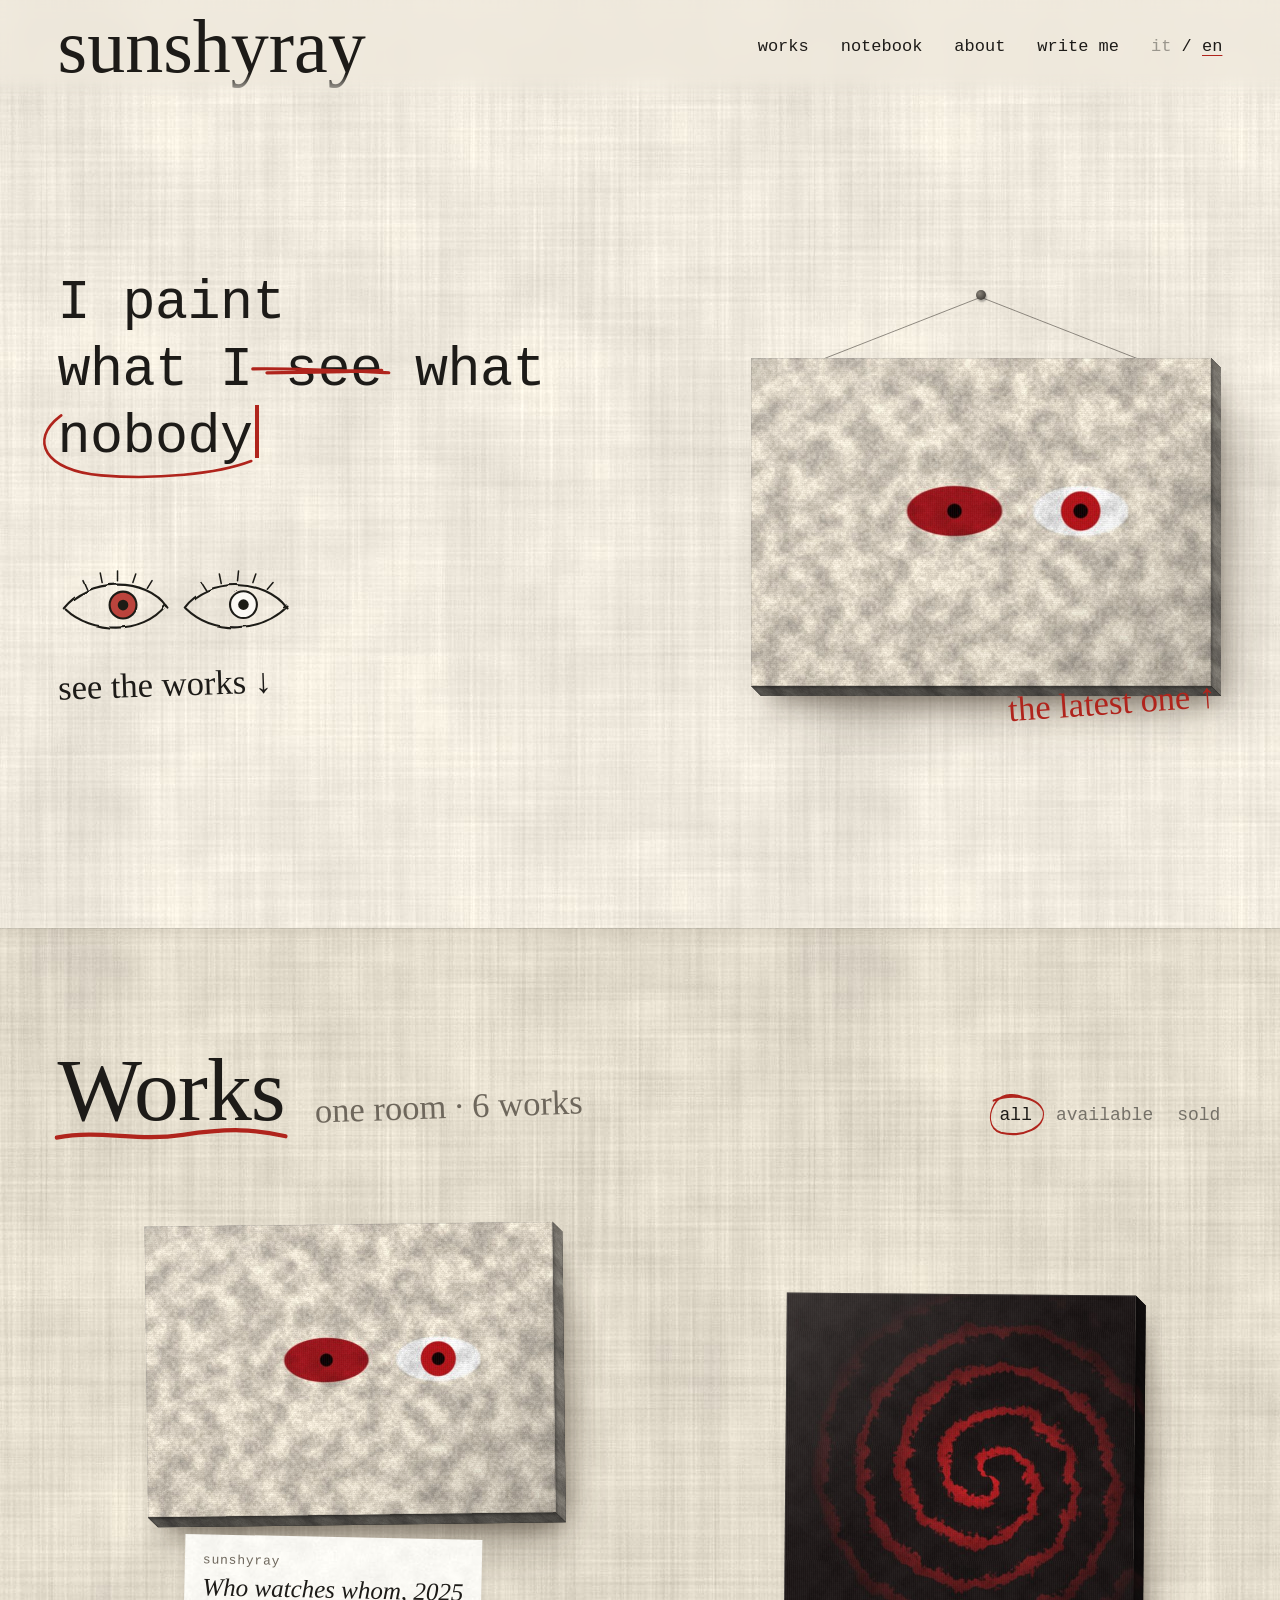
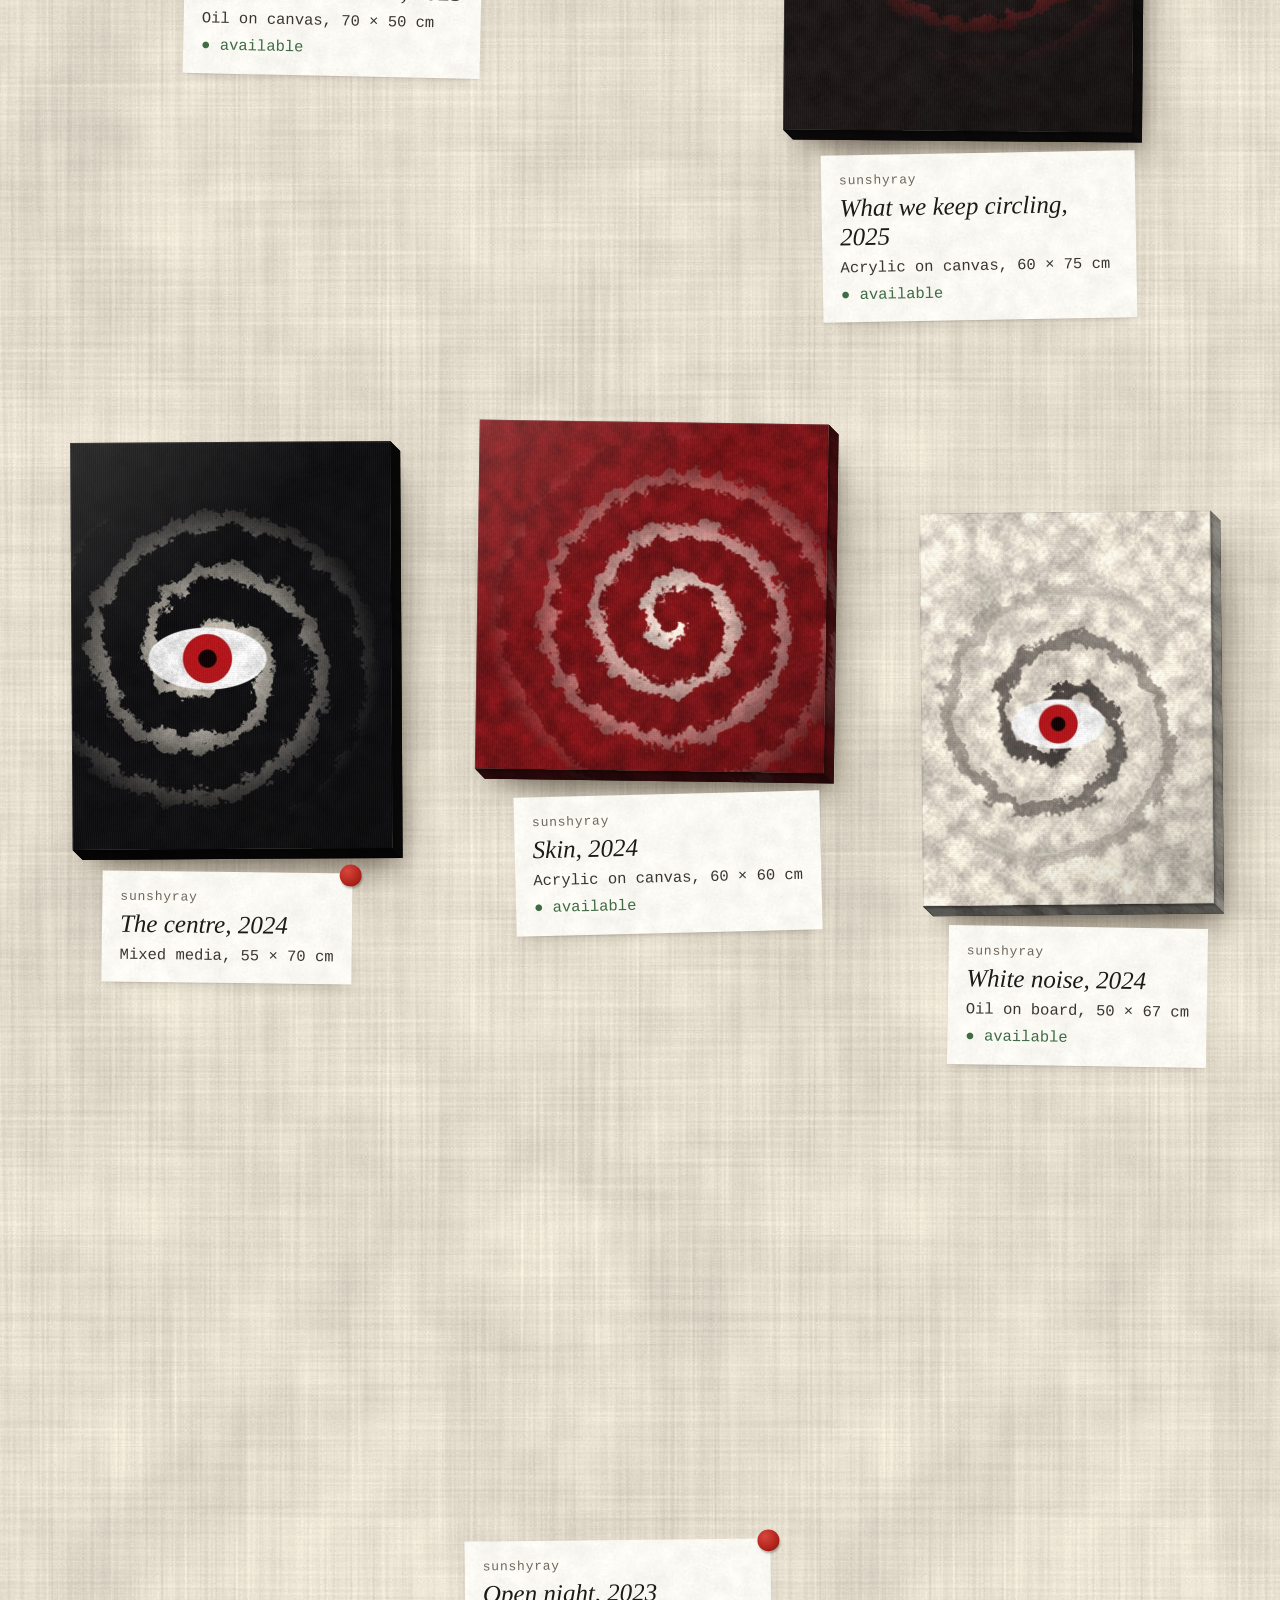
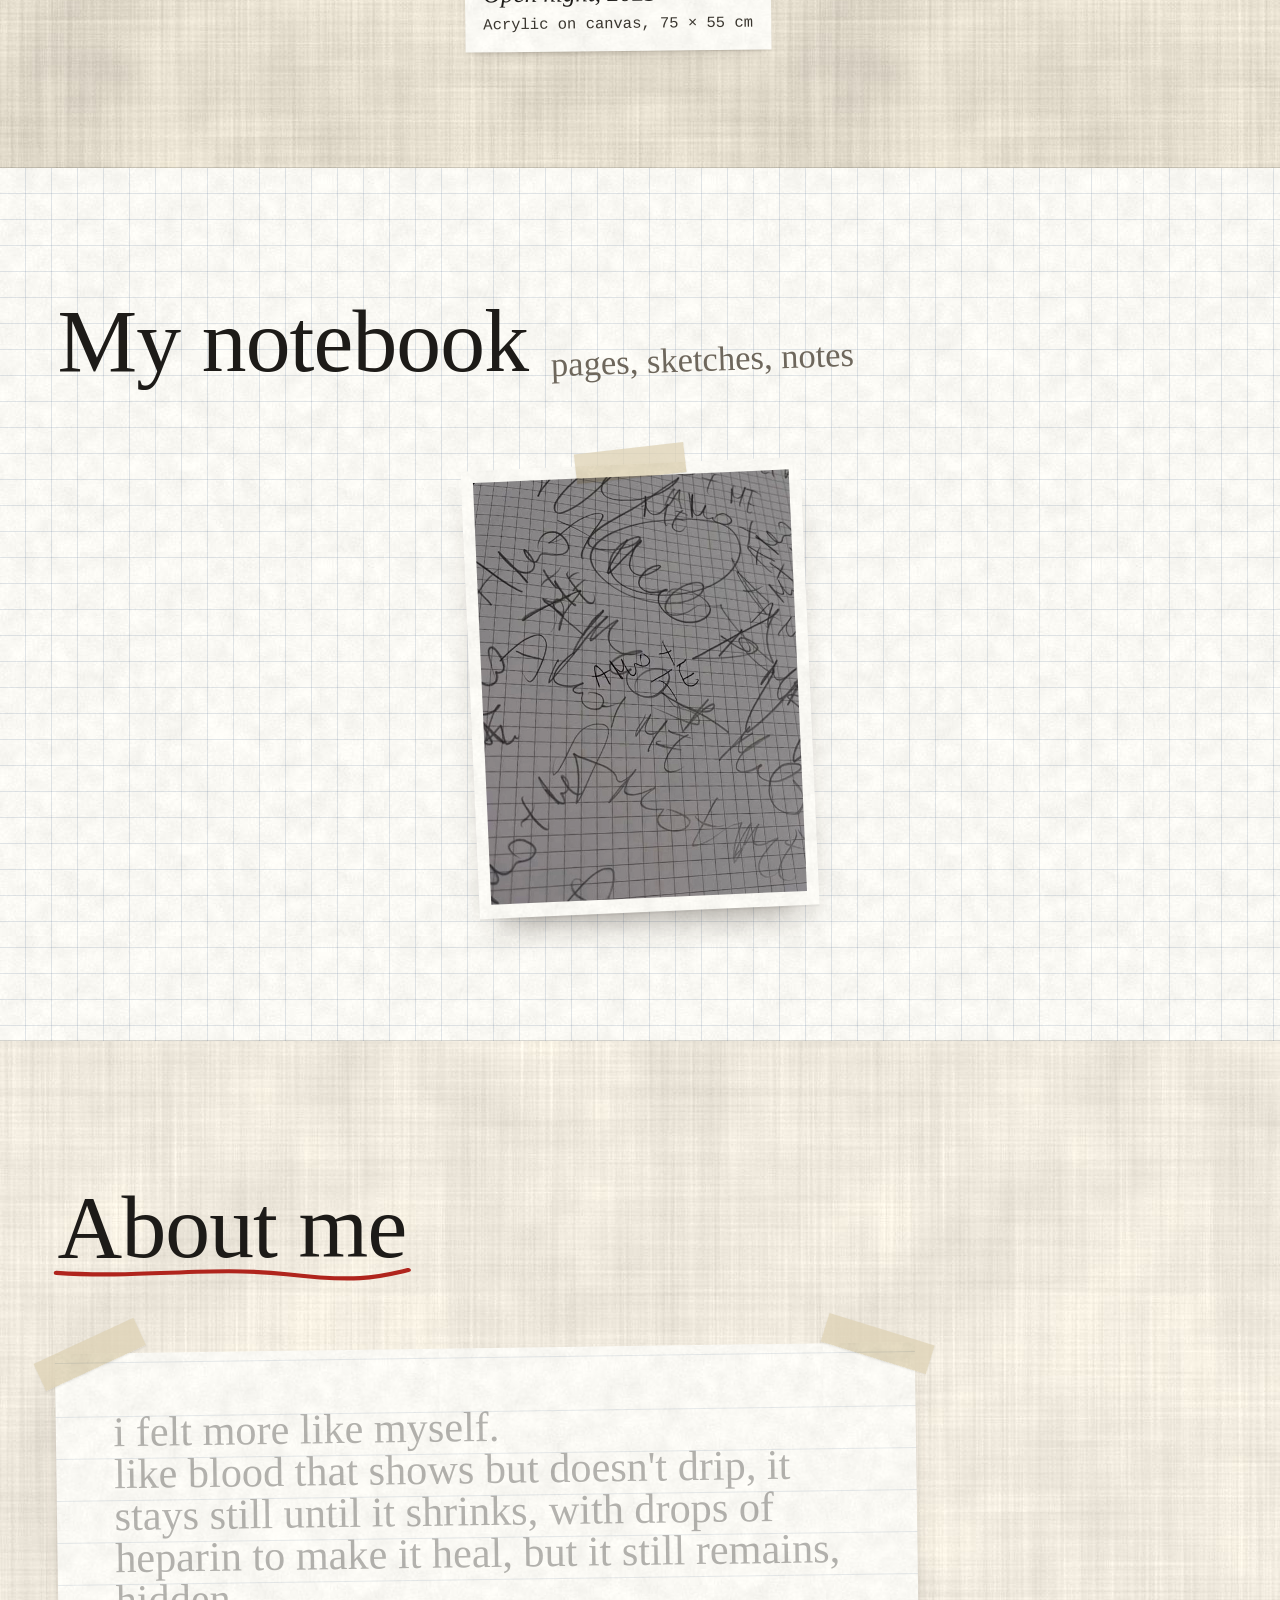
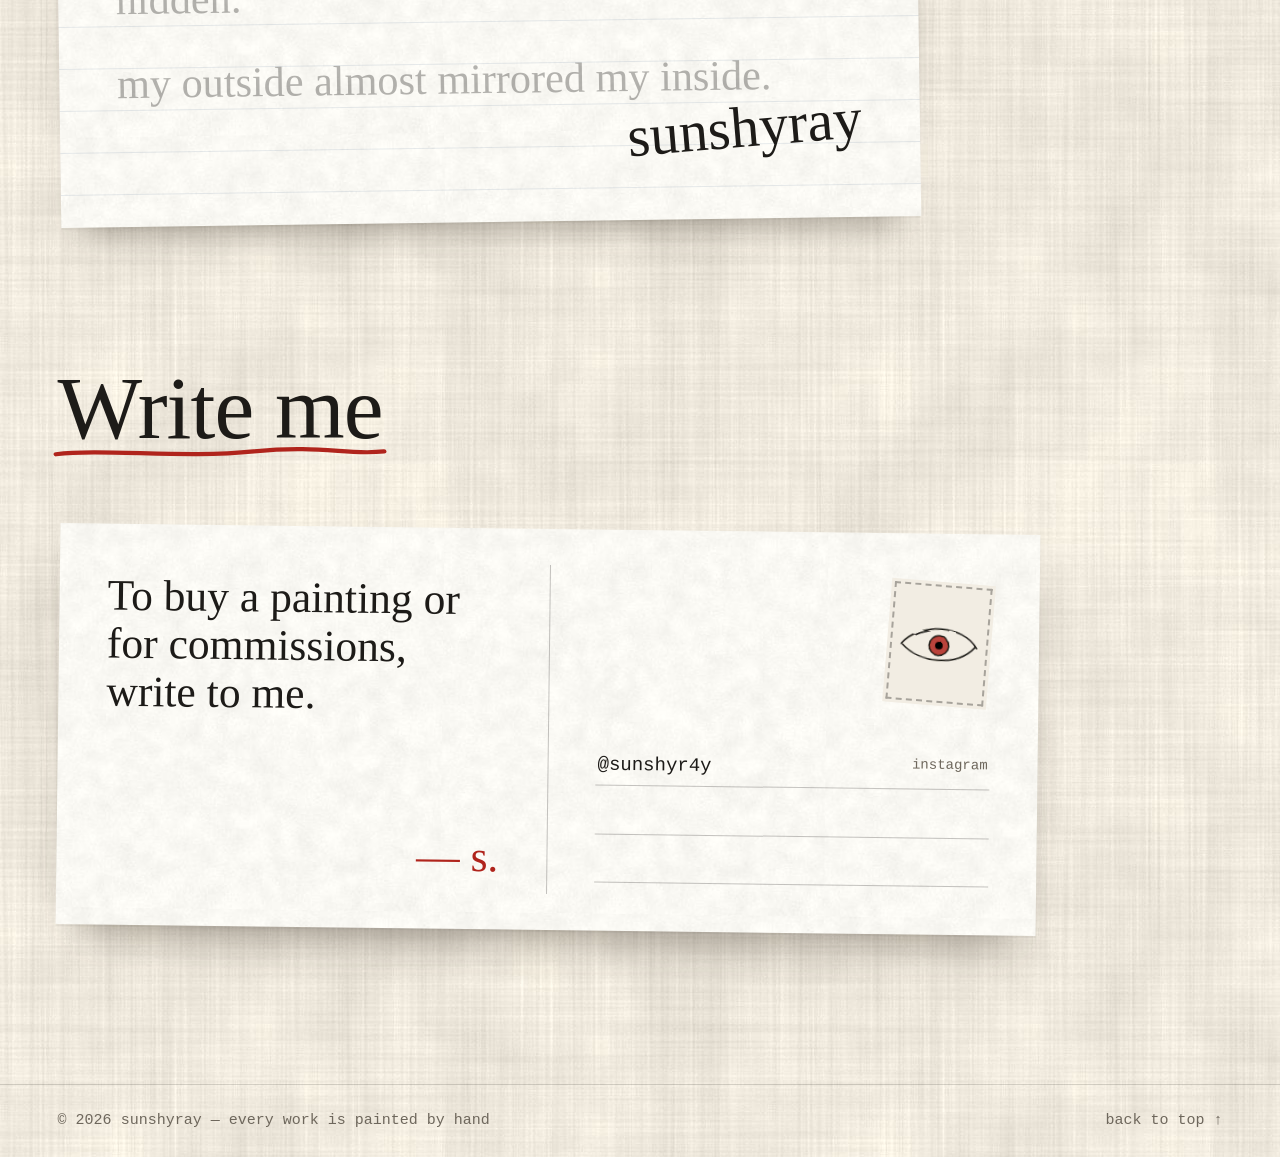
<file: index.html>
<!doctype html>
<html lang="it">
<head>
<meta charset="utf-8">
<meta name="viewport" content="width=device-width, initial-scale=1, viewport-fit=cover">
<meta http-equiv="Content-Security-Policy" content="default-src 'none'; script-src 'self'; style-src 'self' 'unsafe-inline' https://fonts.googleapis.com; font-src https://fonts.gstatic.com; img-src 'self' data:; connect-src 'self'; manifest-src 'self'; base-uri 'none'; form-action 'none'; object-src 'none'">
<meta name="referrer" content="strict-origin-when-cross-origin">
<title>sunshyray — dipinti</title>
<meta name="description" content="sunshyray — dipinti originali. Una piccola galleria di quadri che guardano indietro.">
<meta name="theme-color" content="#f2ede3">
<meta property="og:title" content="sunshyray">
<meta property="og:description" content="Dipinti originali. Una piccola galleria di quadri che guardano indietro.">
<meta property="og:image" content="https://sunshyray.github.io/og.jpg">
<meta property="og:url" content="https://sunshyray.github.io/">
<meta name="twitter:card" content="summary_large_image">
<link rel="icon" href="favicon.svg" type="image/svg+xml">
<link rel="icon" href="icons/galleria-32.png" sizes="32x32" type="image/png">
<link rel="apple-touch-icon" href="icons/galleria-180.png">
<link rel="apple-touch-icon" sizes="180x180" href="icons/galleria-180.png">
<link rel="apple-touch-icon" sizes="167x167" href="icons/galleria-167.png">
<link rel="apple-touch-icon" sizes="152x152" href="icons/galleria-152.png">
<link rel="apple-touch-icon" sizes="120x120" href="icons/galleria-120.png">
<link rel="manifest" href="manifest.webmanifest?v=3">
<meta name="apple-mobile-web-app-title" content="sunshyray">
<meta name="apple-mobile-web-app-capable" content="yes">
<meta name="mobile-web-app-capable" content="yes">
<link rel="preconnect" href="https://fonts.googleapis.com">
<link rel="preconnect" href="https://fonts.gstatic.com" crossorigin>
<link href="https://fonts.googleapis.com/css2?family=EB+Garamond:ital,wght@0,400;0,500;1,400&family=Reenie+Beanie&family=Special+Elite&display=swap" rel="stylesheet">
<link rel="stylesheet" href="css/style.css?v=20261123g">
</head>
<body>

<!-- filtro "tremolio" per i disegni a mano -->
<svg width="0" height="0" style="position:absolute" aria-hidden="true">
  <filter id="boil"><feTurbulence id="boilT" type="fractalNoise" baseFrequency=".035" numOctaves="2" seed="1"/><feDisplacementMap in="SourceGraphic" scale="2.6"/></filter>
</svg>

<header class="top">
  <a href="#" class="sig" aria-label="sunshyray">sunshyray</a>
  <nav class="top__nav">
    <a href="#mostra" data-i18n="nav_works">opere</a>
    <a href="#quaderno" data-i18n="nav_nb">quaderno</a>
    <a href="#chi" data-i18n="nav_bio">chi sono</a>
    <a href="#scrivimi" data-i18n="nav_contact">scrivimi</a>
    <button class="lang" type="button" aria-label="Lingua / Language"><span data-l="it">it</span> / <span data-l="en">en</span></button>
  </nav>
</header>

<main>

  <!-- INTRO / MANIFESTO -->
  <section class="intro">
    <div class="intro__text">
      <h1 class="manifesto" id="manifesto" aria-live="off"></h1>
      <div class="doodle-eyes" aria-hidden="true">
        <svg viewBox="0 0 120 70" class="deye deye--red"><g class="lid">
          <path class="d" d="M6 38 C 30 6, 92 4, 114 37"/><path class="d" d="M8 39 C 34 64, 88 66, 112 35"/>
          <g class="iris"><circle class="blot" cx="60" cy="37" r="14"/><circle class="d" cx="60" cy="37" r="14"/><circle class="pup" cx="60" cy="37" r="5.5"/></g>
          <path class="d thin" d="M30 18 l-4 -9 M46 11 l-2 -10 M62 9 l0 -10 M78 11 l3 -9 M93 17 l5 -8"/>
        </g></svg>
        <svg viewBox="0 0 120 70" class="deye deye--white"><g class="lid">
          <path class="d" d="M6 37 C 30 5, 90 6, 113 38"/><path class="d" d="M7 38 C 36 66, 86 63, 113 36"/>
          <g class="iris"><circle class="d" cx="60" cy="37" r="14"/><circle class="pup" cx="60" cy="37" r="5.5"/></g>
          <path class="d thin" d="M28 19 l-5 -8 M44 12 l-2 -10 M61 9 l1 -10 M77 11 l3 -9 M92 18 l6 -7"/>
        </g></svg>
      </div>
      <a href="#mostra" class="hand intro__go" data-i18n="go">guarda le opere ↓</a>
    </div>

    <figure class="hung" id="hung" hidden>
      <svg class="hung__string" viewBox="0 0 100 40" preserveAspectRatio="none" aria-hidden="true"><path d="M50 3 L4 39 M50 3 L96 39"/></svg>
      <span class="hung__nail" aria-hidden="true"></span>
      <button type="button" class="hung__canvas" id="hungBtn"><span class="cv" id="hungCv"><img id="hungImg" alt=""><i class="weave"></i></span></button>
      <figcaption class="hand" id="hungCap"></figcaption>
    </figure>
  </section>

  <!-- MOSTRA -->
  <section class="show" id="mostra">
    <div class="show__head">
      <h2 class="h2"><span data-i18n="works_title">Opere</span><svg class="scribble-under" viewBox="0 0 200 14" preserveAspectRatio="none" aria-hidden="true"><path d="M3 9 C 40 3, 70 12, 110 7 S 170 3, 197 8"/></svg></h2>
      <p class="hand show__note" id="showNote"></p>
      <div class="filters" role="tablist">
        <button class="is-active" data-filter="all" data-i18n="f_all">tutte</button>
        <button data-filter="disponibile" data-i18n="f_avail">disponibili</button>
        <button data-filter="venduta" data-i18n="f_sold">vendute</button>
      </div>
    </div>
    <div class="wall" id="wall"></div>
    <p class="hand empty" id="empty" hidden data-i18n="empty">nuovi quadri in arrivo…</p>
  </section>

  <!-- QUADERNO -->
  <section class="notebook" id="quaderno">
    <h2 class="h2"><span data-i18n="nb_title">Il mio quaderno</span><svg class="scribble-under" viewBox="0 0 200 14" preserveAspectRatio="none" aria-hidden="true"><path d="M3 8 C 45 3, 85 12, 125 6 S 180 4, 197 9"/></svg></h2>
    <p class="hand show__note" data-i18n="nb_note">pagine, schizzi, appunti</p>
    <div class="nb" id="nb"></div>
  </section>

  <!-- CHI SONO -->
  <section class="about" id="chi">
    <h2 class="h2"><span data-i18n="bio_title">Chi sono</span><svg class="scribble-under" viewBox="0 0 200 14" preserveAspectRatio="none" aria-hidden="true"><path d="M3 7 C 50 11, 90 2, 130 8 S 180 10, 197 5"/></svg></h2>
    <div class="about__grid">
      <article class="letter">
        <span class="tape tape--l" aria-hidden="true"></span><span class="tape tape--r" aria-hidden="true"></span>
        <div class="letter__body" id="bioText"></div>
        <p class="letter__sign">sunshyray</p>
      </article>
    </div>
  </section>

  <!-- SCRIVIMI -->
  <section class="contact" id="scrivimi">
    <h2 class="h2"><span data-i18n="contact_title">Scrivimi</span><svg class="scribble-under" viewBox="0 0 200 14" preserveAspectRatio="none" aria-hidden="true"><path d="M3 8 C 30 4, 80 11, 120 6 S 175 9, 197 6"/></svg></h2>
    <div class="postcard">
      <div class="postcard__msg">
        <p class="hand" data-i18n="pc_msg">Per acquistare un quadro o per commissioni, scrivimi.</p>
        <p class="hand postcard__sign">— s.</p>
      </div>
      <div class="postcard__addr">
        <div class="stamp" aria-hidden="true">
          <svg viewBox="0 0 120 70"><path class="d" d="M6 38 C 30 6, 92 4, 114 37"/><path class="d" d="M8 39 C 34 64, 88 66, 112 35"/><circle class="blot" cx="60" cy="37" r="14"/><circle class="d" cx="60" cy="37" r="14"/><circle class="pup" cx="60" cy="37" r="5.5"/></svg>
        </div>
        <ul class="postcard__lines" id="contactLinks"></ul>
      </div>
    </div>
  </section>
</main>

<footer class="foot">
  <span>© <span id="year"></span> sunshyray — <span data-i18n="foot">tutte le opere sono dipinte a mano</span></span>
  <a href="#" data-i18n="top">torna su ↑</a>
</footer>

<!-- SCHEDA OPERA -->
<div class="room" id="room" aria-hidden="true" role="dialog" aria-modal="true">
  <button class="room__close hand" type="button" data-i18n="close">chiudi ✕</button>
  <div class="room__inner">
    <div class="room__wall"><div class="room__canvas cv" id="rCv"><img alt="" id="rImg"><i class="weave"></i></div></div>
    <div class="room__info">
      <div class="label label--big" id="rLabel"></div>
      <div class="room__desc" id="rDesc"></div>
      <div class="room__price" id="rPrice"></div>
      <div class="room__ask" id="rAsk"></div>
      <div class="room__nav hand">
        <button type="button" id="rPrev" data-i18n="prev">← quello prima</button>
        <button type="button" id="rNext" data-i18n="next">quello dopo →</button>
      </div>
    </div>
  </div>
</div>

<!-- FOTO DEL QUADERNO, INGRANDITA -->
<div class="lb" id="lb" aria-hidden="true" role="dialog" aria-modal="true">
  <button class="room__close hand" type="button" id="lbClose" data-i18n="close">chiudi ✕</button>
  <figure class="lb__fig"><span class="tape tape--c" aria-hidden="true"></span><img id="lbImg" alt=""><figcaption class="hand" id="lbCap"></figcaption></figure>
</div>

<script src="config.js?v=20261123g"></script>
<script src="js/main.js?v=20261123g"></script>
</body>
</html>
</file>
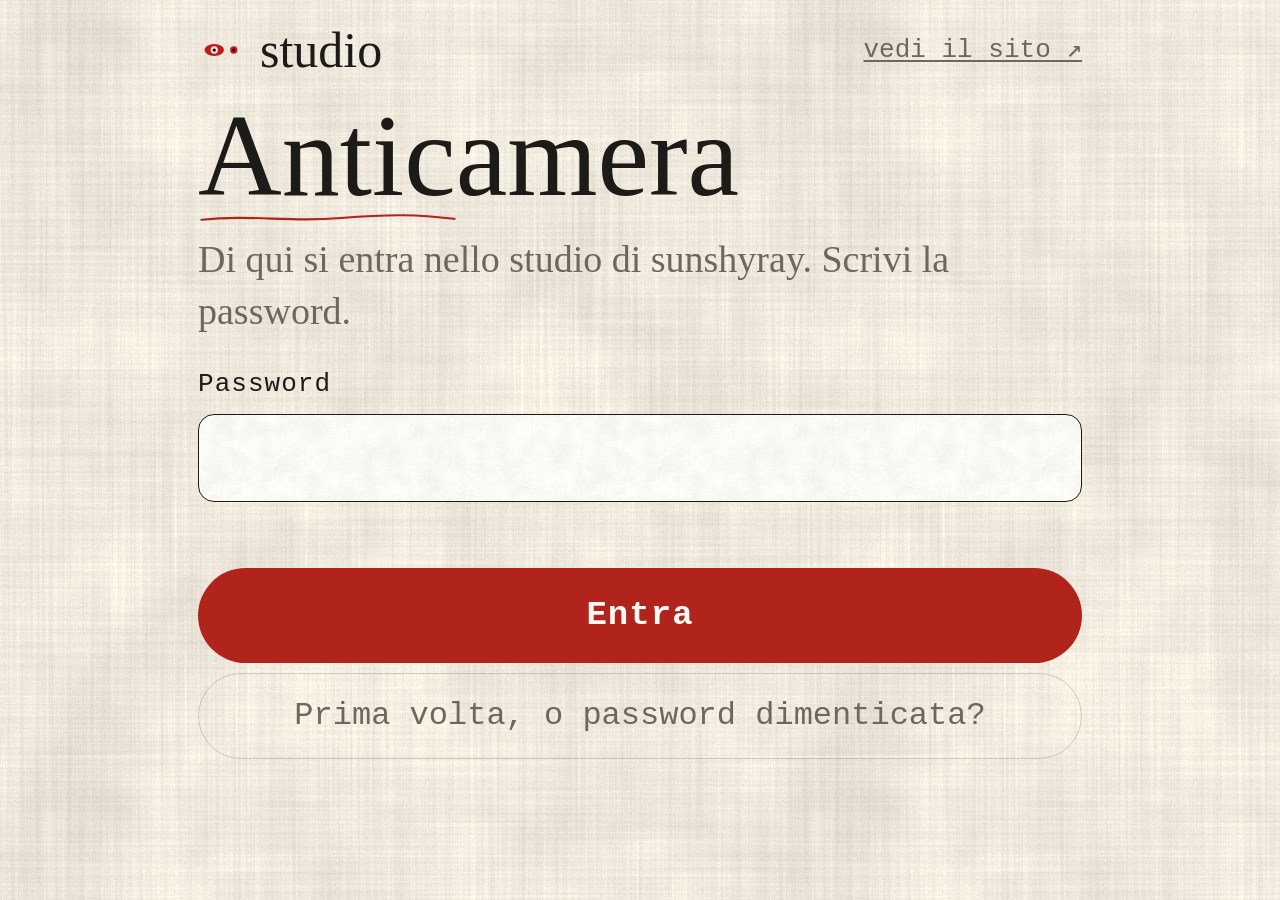
<file: studio/index.html>
<!doctype html>
<html lang="it">
<head>
<meta charset="utf-8">
<meta name="viewport" content="width=device-width, initial-scale=1, viewport-fit=cover">
<title>studio</title>
<meta name="robots" content="noindex, nofollow, noarchive">
<meta http-equiv="Content-Security-Policy" content="default-src 'none'; script-src 'self'; style-src 'self' 'unsafe-inline' https://fonts.googleapis.com; font-src https://fonts.gstatic.com; img-src 'self' data: blob: https://raw.githubusercontent.com; connect-src 'self' https://api.github.com https://raw.githubusercontent.com; manifest-src 'self'; base-uri 'none'; form-action 'none'; object-src 'none'">
<meta name="referrer" content="no-referrer">
<meta name="theme-color" content="#f2ede3">
<meta http-equiv="Cache-Control" content="no-cache">
<link rel="icon" href="../icons/studio-occhio-32.png" sizes="32x32" type="image/png">
<link rel="apple-touch-icon" href="../icons/studio-occhio-180.png">
<link rel="apple-touch-icon" sizes="180x180" href="../icons/studio-occhio-180.png">
<link rel="apple-touch-icon" sizes="167x167" href="../icons/studio-occhio-167.png">
<link rel="apple-touch-icon" sizes="152x152" href="../icons/studio-occhio-152.png">
<link rel="apple-touch-icon" sizes="120x120" href="../icons/studio-occhio-120.png">
<link rel="manifest" href="manifest.webmanifest?v=3">
<meta name="apple-mobile-web-app-title" content="studio">
<meta name="apple-mobile-web-app-capable" content="yes">
<meta name="mobile-web-app-capable" content="yes">
<meta name="apple-mobile-web-app-status-bar-style" content="default">
<link rel="preconnect" href="https://fonts.googleapis.com">
<link rel="preconnect" href="https://fonts.gstatic.com" crossorigin>
<link href="https://fonts.googleapis.com/css2?family=EB+Garamond:ital,wght@0,400;0,500;1,400&family=Reenie+Beanie&family=Special+Elite&display=swap" rel="stylesheet">
<style>
:root{--ink:#f2ede3;--ink-2:#fbf9f4;--ink-3:#e8e1d3;--bone:#1d1b18;--dim:#6e675c;--red:#b0241c;--line:rgba(29,27,24,.18);--ok:#3f6b45;--serif:"EB Garamond",Georgia,serif;--sans:"Special Elite","Courier New",monospace;--hand:"Reenie Beanie",cursive;--ease:cubic-bezier(.16,1,.3,1)}
*{box-sizing:border-box;margin:0;padding:0}
body{background:var(--ink);color:var(--bone);font-family:var(--sans);font-size:16px;line-height:1.5;min-height:100svh;-webkit-font-smoothing:antialiased}
button,input,textarea,select{font:inherit;color:inherit}
button{cursor:pointer;background:none;border:0}
a{color:inherit}
.wrap{max-width:760px;margin:0 auto;padding:24px 16px 80px}
header{display:flex;align-items:center;justify-content:space-between;gap:12px;margin-bottom:28px}
.logo{display:flex;align-items:center;gap:10px;font-family:var(--hand);font-size:36px;line-height:1;text-decoration:none}
.logo svg{width:34px}
.small-btn{font-size:13px;color:var(--dim);text-decoration:underline;text-underline-offset:3px}
h1{font-family:var(--serif);font-weight:400;font-size:clamp(56px,13vw,84px);line-height:1;margin-bottom:10px}
.lead{color:var(--dim);margin-bottom:28px}
.tabs{display:flex;gap:6px;background:var(--ink-2);padding:6px;border-radius:99px;margin-bottom:28px;position:sticky;top:10px;z-index:5;border:1px solid var(--line)}
.tabs button{flex:1;padding:12px 8px;border-radius:99px;font-size:14px;font-weight:500;color:var(--dim);transition:background .3s,color .3s}
.tabs button.on{background:var(--bone);color:var(--ink)}
.panel{display:none;animation:fade .5s var(--ease)}
.panel.on{display:block}
@keyframes fade{from{opacity:0;transform:translateY(12px)}to{opacity:1;transform:none}}

.drop{position:relative;display:grid;place-items:center;text-align:center;min-height:260px;border:1.5px dashed rgba(29,27,24,.35);border-radius:22px;padding:28px;cursor:pointer;transition:border-color .3s,background .3s;overflow:hidden;background:var(--ink-2)}
.drop:hover,.drop.over{border-color:var(--red);background:#fff}
.drop .big{font-family:var(--hand);font-size:40px;line-height:1.1;margin:10px 0 6px}
.drop .hint{color:var(--dim);font-size:14px}
.drop svg.sp{width:56px;color:var(--red);animation:spin 10s linear infinite}
.drop img{max-height:420px;width:auto;max-width:100%;box-shadow:2px 3px 0 #cbc1ae,8px 20px 34px -12px rgba(40,30,20,.45)}
.drop .change{margin-top:12px;font-size:13px;color:var(--dim)}
.drop input{display:none}
@keyframes spin{to{transform:rotate(360deg)}}

.field{margin-top:18px}
.field label{display:block;font-size:13px;font-weight:500;letter-spacing:.04em;margin-bottom:7px;color:var(--bone)}
.field label small{color:var(--dim);font-weight:400}
.field input,.field textarea{font-family:var(--serif);font-size:18px!important;width:100%;background:var(--ink-2);border:1px solid var(--line);border-radius:14px;padding:14px 16px;font-size:16px;outline:none;transition:border-color .3s}
.field textarea{min-height:120px;resize:vertical;line-height:1.5}
.field input:focus,.field textarea:focus{border-color:var(--bone)}
.row{display:grid;grid-template-columns:1fr 1fr;gap:12px}
.status{display:grid;grid-template-columns:1fr 1fr;gap:8px;margin-top:8px}
.status label{display:flex;align-items:center;justify-content:center;gap:8px;padding:14px;border:1px solid var(--line);border-radius:14px;cursor:pointer;font-size:15px;transition:background .3s,border-color .3s}
.status input{display:none}
.status label::before{content:"";width:9px;height:9px;border-radius:50%;background:var(--ok)}
.status label.sold::before{background:var(--red)}
.status input:checked+span{font-weight:600}
.status label:has(input:checked){border-color:var(--bone);background:var(--ink-3)}
details{margin-top:22px;border:1px solid var(--line);border-radius:14px;padding:4px 16px 16px;background:var(--ink-2)}
summary{cursor:pointer;padding:12px 0 0;font-size:14px;color:var(--dim)}
details[open] summary{margin-bottom:4px}

.go{margin-top:28px;width:100%;padding:18px;border-radius:99px;background:var(--red);color:#fbf9f4;font-size:17px;font-weight:600;letter-spacing:.03em;transition:transform .2s,opacity .3s}
.go:active{transform:scale(.98)}
.go:disabled{opacity:.4;cursor:not-allowed}
.ghost{margin-top:10px;width:100%;padding:14px;border-radius:99px;border:1px solid var(--line);color:var(--dim)}

.list{display:grid;gap:12px}
.item{display:grid;grid-template-columns:84px 1fr;gap:14px;padding:12px;background:var(--ink-2);border:1px solid var(--line);border-radius:18px;align-items:center}
.item img{width:84px;height:84px;object-fit:cover;border-radius:10px}
.item h3{font-family:var(--serif);font-style:italic;font-weight:400;font-size:22px;line-height:1.1}
.item .m{font-size:13px;color:var(--dim);margin:2px 0 8px}
.item .acts{display:flex;flex-wrap:wrap;gap:6px}
.item .acts button{font-size:13px;padding:7px 12px;border-radius:99px;border:1px solid var(--line)}
.item .acts button:hover{border-color:var(--bone)}
.item .acts .del{color:var(--red)}
.pill-s{display:inline-flex;align-items:center;gap:6px;font-size:12px}
.pill-s::before{content:"";width:7px;height:7px;border-radius:50%;background:var(--ok)}
.pill-s.sold::before{background:var(--red)}
.note{font-size:14px;color:var(--dim);background:var(--ink-2);border:1px solid var(--line);border-radius:14px;padding:14px 16px;margin-top:18px}
.note b{color:var(--bone)}
.note ol{padding-left:20px;margin-top:6px}
.note li{margin:4px 0}
.err{color:var(--red);font-size:14px;margin-top:10px;min-height:1em}

/* come il sito: muro, carta, nastro adesivo */
body{background:var(--ink) url(../img/muro.jpg) 0 0/768px repeat}
.drop,.item,details,.note,.crop,.tabs,.field input,.field textarea,.status label{background-color:var(--ink-2);background-image:url(../img/carta.jpg);background-size:384px}
.drop{border-radius:6px;box-shadow:0 1px 0 rgba(0,0,0,.04),0 22px 34px -22px rgba(40,30,20,.5)}
.drop::before{content:"";position:absolute;top:-6px;left:50%;width:110px;height:28px;margin-left:-55px;background:rgba(222,210,180,.8);transform:rotate(-3deg);mix-blend-mode:multiply}
h1{font-family:var(--hand);font-size:clamp(56px,13vw,84px);line-height:.9}
h1::after{content:"";display:block;width:min(260px,70%);height:12px;margin-top:4px;background:no-repeat left/100% 100% url("data:image/svg+xml,%3Csvg xmlns='http://www.w3.org/2000/svg' viewBox='0 0 200 14' preserveAspectRatio='none'%3E%3Cpath d='M3 9 C 40 3, 70 12, 110 7 S 170 3, 197 8' fill='none' stroke='%23b0241c' stroke-width='2.4' stroke-linecap='round'/%3E%3C/svg%3E")}
.lead{font-family:var(--serif);font-size:19px;line-height:1.45}

/* fotocamera / galleria */
.drop{cursor:default}
.picks{display:flex;flex-wrap:wrap;gap:10px;justify-content:center;margin-top:18px}
.pick{display:inline-flex;align-items:center;gap:8px;padding:15px 22px;border-radius:99px;border:1px solid var(--line);background:var(--ink-2);font-size:16px;cursor:pointer;transition:transform .2s,border-color .3s}
.pick:active{transform:scale(.97)}
.pick:hover{border-color:var(--bone)}
.pick--cam{background:var(--red);border-color:var(--red);color:#fbf9f4;font-weight:600}
.pick input{display:none}
.drop .tip{font-family:var(--serif);font-size:16px;color:var(--dim);max-width:440px;margin:18px auto 0;line-height:1.4}
#dropFull .picks,#nbFull .picks{margin-top:16px}
#dropFull .pick,#nbFull .pick{padding:11px 18px;font-size:14px}
.only-mouse{display:none}
@media (hover:hover) and (pointer:fine){.pick--cam{display:none}.only-touch{display:none}.only-mouse{display:inline}}
.loupe{position:fixed;width:120px;height:120px;border-radius:50%;border:3px solid #fff;box-shadow:0 6px 20px rgba(0,0,0,.55);pointer-events:none;z-index:60;background:#000}
.cropTip.found b{color:var(--ok)}

/* tela finta + ritocchi */
.mock{background:#d9d2c4 url(../img/muro-sala.jpg) 0 0/600px;border-radius:6px;padding:30px 20px 44px;display:grid;place-items:center;box-shadow:inset 0 0 50px rgba(60,40,20,.14)}
.mock .cv{--dp:9px;position:relative;display:inline-block;max-width:calc(100% - 22px);box-shadow:13px 21px 26px -8px rgba(40,28,16,.5),27px 39px 60px -20px rgba(40,28,16,.35)}
.drop .mock .cv img{display:block;max-height:min(52svh,540px);max-width:100%;width:auto;height:auto;box-shadow:none}
.mock .cv::before,.mock .cv::after{content:"";position:absolute;background-color:#2a2420;background-image:var(--img);background-repeat:no-repeat}
.mock .cv::before{top:0;left:100%;width:var(--dp);height:100%;background-size:auto 100%;background-position:right center;transform:skewY(45deg);transform-origin:0 0;filter:brightness(.55) saturate(.85)}
.mock .cv::after{top:100%;left:0;width:100%;height:var(--dp);background-size:100% auto;background-position:center bottom;transform:skewX(45deg);transform-origin:0 0;filter:brightness(.36) saturate(.8)}
.mock .weave{position:absolute;inset:0;pointer-events:none;background:linear-gradient(135deg,rgba(255,250,240,.13),transparent 38%,transparent 62%,rgba(0,0,0,.16)),repeating-linear-gradient(0deg,rgba(0,0,0,.028) 0 1px,transparent 1px 2px),repeating-linear-gradient(90deg,rgba(255,255,255,.028) 0 1px,transparent 1px 2px);box-shadow:inset 0 0 0 1px rgba(0,0,0,.12)}
#drop.full .mock .cv{touch-action:none;cursor:grab}
#drop.full .mock .cv.dragging{cursor:grabbing}
.mockCap{font-family:var(--hand);font-size:26px;color:var(--dim);margin-top:6px;text-align:center}
.tune{margin-top:14px;text-align:left;background:var(--ink-2) url(../img/carta.jpg) 0 0/384px;border:1px solid var(--line);border-radius:16px;padding:12px 16px 6px}
.tune h3{font-family:var(--hand);font-weight:400;font-size:34px;line-height:1}
.tg{font-size:11.5px;letter-spacing:.1em;text-transform:uppercase;color:var(--dim);margin:14px 0 0}
.sl{padding:7px 0 5px;border-bottom:1px dashed rgba(29,27,24,.12)}
.sl:last-child{border-bottom:0}
.slh{display:flex;justify-content:space-between;align-items:baseline;gap:10px}
.slh span{font-size:15px}
.slh small{display:block;font-family:var(--serif);font-size:13px;color:var(--dim);line-height:1.2}
.slh output{font-size:14px;color:var(--dim);font-variant-numeric:tabular-nums;cursor:pointer;padding:2px 8px;border-radius:99px;border:1px solid transparent;white-space:nowrap}
.slh output.chg{color:var(--red);border-color:rgba(176,36,28,.35)}
.slc{display:grid;grid-template-columns:40px 1fr 40px;align-items:center;gap:8px;margin-top:2px}
.slc button{width:40px;height:40px;border-radius:50%;border:1px solid var(--line);background:var(--ink-2);font-size:22px;line-height:1;color:var(--bone)}
.slc button:active{background:var(--ink-3);transform:scale(.94)}
.drop .slc input{display:block;width:100%;height:34px;accent-color:#b0241c;touch-action:pan-y;cursor:pointer}
.tbtns{display:flex;flex-wrap:wrap;gap:8px;margin:10px 0 4px}
.tb{padding:10px 14px;border-radius:99px;border:1px solid var(--line);background:var(--ink-2);font-size:14px;-webkit-user-select:none;user-select:none;touch-action:manipulation}
.tb.on{background:var(--bone);color:var(--ink)}
.mgrid{position:absolute;inset:0;pointer-events:none;opacity:0;transition:opacity .35s;
  background:linear-gradient(90deg,transparent calc(33.33% - .5px),rgba(255,255,255,.75) calc(33.33% - .5px) calc(33.33% + .5px),transparent 0,transparent calc(66.66% - .5px),rgba(255,255,255,.75) calc(66.66% - .5px) calc(66.66% + .5px),transparent 0),
  linear-gradient(0deg,transparent calc(33.33% - .5px),rgba(255,255,255,.75) calc(33.33% - .5px) calc(33.33% + .5px),transparent 0,transparent calc(66.66% - .5px),rgba(255,255,255,.75) calc(66.66% - .5px) calc(66.66% + .5px),transparent 0),
  repeating-linear-gradient(90deg,rgba(255,255,255,.22) 0 1px,transparent 1px 8.333%),repeating-linear-gradient(0deg,rgba(255,255,255,.22) 0 1px,transparent 1px 8.333%);
  outline:1px solid rgba(255,255,255,.6);mix-blend-mode:difference}
.mgrid.on{opacity:1}
.hdl.hdl--m{width:26px;height:26px;margin:-13px 0 0 -13px;background:#fff;border:3px solid #b0241c}
#retouchOld{margin:0 0 14px}
#tuneReset{margin:10px 0 8px;padding:11px;font-size:14px}

/* anteprima fissa + comandi a schede */
.seg{display:grid;grid-template-columns:repeat(3,1fr);gap:4px;background:var(--ink-3);padding:4px;border-radius:99px;margin:10px 0 4px}
.seg button{padding:11px 6px;border-radius:99px;font-size:15px;color:var(--dim)}
.seg button.on{background:var(--bone);color:var(--ink)}
.tb small{font-size:.8em;color:var(--dim)}
.tb.on small{color:inherit}
.g-hide{display:none!important}
.rot90{display:block;width:100%;margin:6px 0 2px;padding:12px;border-radius:99px;border:1px dashed var(--line);font-size:15px}
#cropRot{margin-top:12px}
.cropAngle{margin-top:14px;border:0}
.crop .slc input{display:block;width:100%;height:34px;accent-color:#b0241c;touch-action:pan-y;cursor:pointer}
.crop__stage .mgrid{inset:auto;mix-blend-mode:normal;outline:0;background:linear-gradient(90deg,transparent calc(33.33% - .5px),rgba(255,255,255,.8) calc(33.33% - .5px) calc(33.33% + .5px),transparent 0,transparent calc(66.66% - .5px),rgba(255,255,255,.8) calc(66.66% - .5px) calc(66.66% + .5px),transparent 0),linear-gradient(0deg,transparent calc(33.33% - .5px),rgba(255,255,255,.8) calc(33.33% - .5px) calc(33.33% + .5px),transparent 0,transparent calc(66.66% - .5px),rgba(255,255,255,.8) calc(66.66% - .5px) calc(66.66% + .5px),transparent 0),repeating-linear-gradient(90deg,rgba(255,255,255,.25) 0 1px,transparent 1px 8.333%),repeating-linear-gradient(0deg,rgba(255,255,255,.25) 0 1px,transparent 1px 8.333%)}
.cropRes{display:flex;align-items:center;gap:14px;margin-top:14px;text-align:left}
.cropRes img{width:92px;height:auto;max-height:120px;object-fit:contain;box-shadow:3px 5px 10px -4px rgba(40,30,20,.5);background:#2a2622;flex:none}
.cropRes p{font-family:var(--serif);font-size:16px;color:var(--dim);line-height:1.35}
.cropRes b{color:var(--bone)}
#drop.full{overflow:visible}
@media (max-width:899px){
  .tabs{position:static}
  .mockStick{position:-webkit-sticky;position:sticky;top:0;z-index:6;margin:-14px -29px 0;padding:10px 12px 4px;background:var(--ink-2) url(../img/carta.jpg) 0 0/384px;border-bottom:1px solid var(--line);box-shadow:0 10px 18px -14px rgba(40,30,20,.45)}
  .mock{padding:16px 12px 26px}
  .drop .mock .cv img{max-height:34svh}
  .mockCap{font-size:21px;margin-top:2px}
  .tune{margin-top:10px;padding:10px 12px 4px}
  .tune h3{display:none}
  .tbtns{flex-wrap:nowrap;gap:6px;margin-top:0}
  .tb{flex:1;padding:9px 6px;font-size:13px;white-space:nowrap}
  .tb small{display:none}
  .sl{padding:5px 0 3px}
  .slh small{display:none}
}

/* finestrella con la tela, sempre in vista mentre si regola */
.floatPrev{position:fixed;top:calc(8px + env(safe-area-inset-top));right:8px;z-index:40;width:min(44vw,240px);padding:8px 8px 4px;background:#d9d2c4 url(../img/muro-sala.jpg) 0 0/400px;border-radius:10px;box-shadow:0 10px 26px -8px rgba(0,0,0,.55),0 0 0 1px rgba(0,0,0,.08);text-align:center;pointer-events:none}
.floatPrev img{display:block;width:100%;height:auto;max-height:32svh;max-height:32vh;object-fit:contain;box-shadow:5px 8px 12px -6px rgba(40,28,16,.6)}
.floatPrev small{display:block;font-family:var(--hand);font-size:18px;color:var(--dim);line-height:1.3}
.floatPrev[hidden]{display:none}

/* modalità quaderno: la pagina appare come nel quaderno del sito */
#drop.nbmode .mock{background:#f6f2ea url(../img/carta.jpg) 0 0/384px;background-image:linear-gradient(rgba(70,110,160,.13) 1px,transparent 1px),linear-gradient(90deg,rgba(70,110,160,.13) 1px,transparent 1px),url(../img/carta.jpg);background-size:26px 26px,26px 26px,384px}
#drop.nbmode .mock .cv{background:#fbf9f4;padding:9px 9px 12px;transform:rotate(-1.4deg);box-shadow:0 2px 0 rgba(0,0,0,.04),0 18px 26px -14px rgba(40,30,20,.5)}
#drop.nbmode .mock .cv img{filter:brightness(1.12) contrast(1.08)}
#drop.nbmode .mock .cv::after,#drop.nbmode .mock .weave{display:none}
#drop.nbmode .mock .cv::before{background-image:none;background-color:rgba(222,210,180,.82);filter:none;transform:translateX(-50%) rotate(-3deg);top:-12px;left:50%;width:96px;height:26px;box-shadow:none;mix-blend-mode:multiply}

/* overlay */
.ov{position:fixed;inset:0;z-index:50;background:rgba(242,237,227,.94);backdrop-filter:blur(6px);display:none;place-items:center;text-align:center;padding:24px}
.ov.on{display:grid;animation:fade .4s var(--ease)}
.ov svg{width:90px;color:var(--red);animation:spin 2.4s linear infinite}
.ov.done svg{animation:none;color:var(--ok)}
.ov p{font-family:var(--hand);font-size:44px;line-height:1;margin-top:18px}
.ov small{display:block;color:var(--dim);margin-top:8px;font-size:14px;max-width:340px;margin-inline:auto}
.ov button{margin-top:24px;padding:14px 30px;border-radius:99px;background:var(--bone);color:var(--ink);font-weight:600;display:none}
.ov.done button,.ov.fail button{display:inline-block}
.ov.fail svg{animation:none;color:var(--red)}

/* ritaglio */
.crop{margin-top:16px;background:var(--ink-2);border:1px solid var(--line);border-radius:22px;padding:16px}
.cropTip{font-size:14px;color:var(--dim);margin-bottom:14px}
.cropTip b{color:var(--bone)}
.crop__wrap{display:grid;place-items:center;background:#2a2622;border-radius:12px;padding:22px;overflow:hidden}
.crop__stage{position:relative;display:inline-block;touch-action:none;user-select:none;-webkit-user-select:none}
.crop__stage img,.crop__stage canvas#cropImg{display:block;max-width:100%;max-height:62svh;width:auto;height:auto;pointer-events:none}
.crop__stage svg{position:absolute;inset:0;width:100%;height:100%;overflow:visible}
#cropShade{fill:rgba(0,0,0,.5)}
#cropPoly{fill:none;stroke:#fff;stroke-width:2;vector-effect:non-scaling-stroke;stroke-dasharray:6 4}
.hdl{position:absolute;width:34px;height:34px;margin:-17px 0 0 -17px;border-radius:50%;border:3px solid #fff;background:rgba(176,36,28,.85);box-shadow:0 2px 8px rgba(0,0,0,.5);touch-action:none;cursor:grab}
.hdl:active{cursor:grabbing;transform:scale(1.15)}
.go--s{margin-top:10px;padding:14px}
.h2s{font-family:var(--serif);font-weight:400;font-size:30px;margin:44px 0 14px}
.item.nb img{object-fit:cover}

/* sul computer: testi grandi il doppio */
@media (min-width:900px){
.cropRes img{width:160px;max-height:200px}
.cropRes p{font-size:28px}
.seg button{font-size:28px}
.rot90,#cropRot{font-size:26px}
.tg{font-size:20px}
.slh span{font-size:26px}
.slh small{font-size:22px}
.slh output{font-size:24px}
.tb{font-size:24px}
.slc{grid-template-columns:56px 1fr 56px}
.slc button{width:56px;height:56px;font-size:30px}
.tune h3{font-size:56px}
.mockCap{font-size:40px}
#tuneReset{font-size:26px}
.pick{font-size:28px}
.drop .tip{font-size:30px;max-width:720px}
#dropFull .pick,#nbFull .pick{font-size:24px}
body{font-size:32px}
.logo{font-size:50px}
.small-btn{font-size:26px}
h1{font-size:clamp(76px,19vw,116px)}
.tabs button{font-size:28px}
.drop .big{font-size:56px}
.drop .hint{font-size:28px}
.drop .change{font-size:26px}
.field label{font-size:26px}
.field input,.field textarea{font-size:36px!important;font-size:32px}
.status label{font-size:30px}
summary{font-size:28px}
.go{font-size:34px}
.item h3{font-size:44px}
.item .m{font-size:26px}
.item .acts button{font-size:26px}
.pill-s{font-size:24px}
.note{font-size:28px}
.err{font-size:28px}
h1{font-size:clamp(76px,19vw,116px)}
.lead{font-size:38px}
.ov p{font-size:62px}
.ov small{font-size:28px}
.cropTip{font-size:28px}
.h2s{font-size:42px}
.wrap{max-width:920px;padding:24px 18px 120px}
header{flex-wrap:wrap}
.logo svg{width:52px}
.tabs button{padding:16px 8px}
.lead{line-height:1.35}
.field{margin-top:26px}
.field label{margin-bottom:10px}
.field input,.field textarea{padding:16px 18px;border-radius:16px}
.field textarea{min-height:200px}
#m-it,#m-en{min-height:160px!important}
#b-it,#b-en{min-height:300px!important}
.status label{padding:18px}
.status label::before{width:16px;height:16px}
.pill-s::before{width:13px;height:13px}
.drop{min-height:340px}
.drop svg.sp{width:84px}
.go{padding:22px}
.ghost{padding:18px}
.item{grid-template-columns:120px 1fr;gap:16px}
.item img{width:120px;height:120px}
.item .acts{gap:10px}
.item .acts button{padding:10px 18px}
.hdl{width:46px;height:46px;margin:-23px 0 0 -23px}
.note{line-height:1.45;padding:18px 20px}
.ov small{max-width:520px}
.ov button{padding:18px 40px}
}
</style>
</head>
<body>
<div class="wrap">
  <header>
    <a class="logo" href="../" title="Vai al sito">
      <svg viewBox="0 0 64 64"><ellipse cx="20" cy="32" rx="12" ry="7.5" fill="#c3191f"/><circle cx="20" cy="32" r="4.5" fill="#ece5d8"/><circle cx="20" cy="32" r="2" fill="#0c0a0a"/><ellipse cx="44" cy="32" rx="12" ry="7.5" fill="#ece5d8"/><circle cx="44" cy="32" r="4.5" fill="#c3191f"/><circle cx="44" cy="32" r="2" fill="#0c0a0a"/></svg>
      studio
    </a>
    <div style="display:flex;gap:16px">
      <a class="small-btn" href="../">vedi il sito ↗</a>
      <button class="small-btn" id="logout" hidden>esci</button>
    </div>
  </header>

  <!-- LOGIN -->
  <section id="login" hidden>
    <h1>Anticamera</h1>
    <div id="pwBox">
      <p class="lead">Di qui si entra nello studio di sunshyray. Scrivi la password.</p>
      <input type="text" name="username" autocomplete="username" value="sunshyray" hidden aria-hidden="true">
      <div class="field"><label for="pw">Password</label><input id="pw" type="password" autocomplete="current-password" enterkeyhint="go"></div>
      <p class="err" id="loginErr"></p>
      <button class="go" id="loginBtn">Entra</button>
      <button class="ghost" id="toSetup">Prima volta, o password dimenticata?</button>
    </div>
    <div id="setupBox" hidden>
      <p class="lead">Si fa <b>una volta sola</b>: incolla la chiave di GitHub e scegli una password. Da quel momento, da qualsiasi telefono, per entrare basta la password.</p>
      <div class="field"><label for="tok">Chiave di GitHub</label><input id="tok" type="password" autocomplete="off" placeholder="github_pat_..."></div>
      <div class="field" id="repoField" hidden><label for="repo">Repository <small>(utente/nome-repo)</small></label><input id="repo" placeholder="utente/sunshyray"></div>
      <div class="field"><label for="np1">Scegli la password <small>(almeno 10 caratteri)</small></label><input id="np1" type="password" autocomplete="new-password"></div>
      <div class="field"><label for="np2">Riscrivila</label><input id="np2" type="password" autocomplete="new-password"></div>
      <p class="note">Meglio una piccola frase facile da ricordare per voi, ma non per gli altri (es. <b>spirale rossa di marzo</b>).</p>
      <p class="err" id="setupErr"></p>
      <button class="go" id="setupBtn">Salva la password ed entra</button>
      <button class="ghost" id="toPw">Ho già la password</button>
    </div>
  </section>

  <!-- APP -->
  <section id="app" hidden>
    <div class="tabs">
      <button data-t="new" class="on">＋ Opera</button>
      <button data-t="list">Opere</button>
      <button data-t="nb">Quaderno</button>
      <button data-t="bio">Bio</button>
    </div>

    <!-- NUOVA / MODIFICA OPERA -->
    <div class="panel on" id="p-new">
      <h1 id="formTitle">Nuova opera</h1>
      <p class="lead" id="formLead">Fotografa il quadro: lo trovo e lo metto dritto io, tu controlli e premi Ritaglia. Poi ritocchi se serve, scrivi due righe e premi Pubblica.</p>
      <div id="newSlot"><div id="editor">
      <div class="drop" id="drop">
        <div id="dropEmpty">
          <svg class="sp" viewBox="-100 -100 200 200"><path id="spD" fill="none" stroke="currentColor" stroke-width="8" stroke-linecap="round"/></svg>
          <div class="big"><span class="only-touch" id="bigTouch">Fotografa il quadro</span><span class="only-mouse">Trascina qui la foto</span></div>
          <div class="picks">
            <label class="pick pick--cam"><input type="file" id="fileCam" accept="image/*" capture="environment">📷 Scatta la foto</label>
            <label class="pick"><input type="file" id="file" accept="image/*">🖼 Scegli dalla galleria</label>
          </div>
          <p class="tip" id="dropTip">Consiglio: mettiti <b>di fronte</b> al quadro, lascia <b>un po' di muro intorno</b>, buona luce e niente flash. Gli angoli li trovo io.</p>
        </div>
        <div id="dropFull" hidden>
          <button type="button" class="ghost" id="retouchOld" hidden>✎ Ritocca questa foto</button>
          <div class="mockStick" id="mockStick">
            <div class="mock"><span class="cv" id="mCv"><img id="preview" alt=""><i class="weave"></i><i class="mgrid" id="mGrid"></i></span></div>
            <p class="mockCap">così apparirà sul sito</p>
          </div>
          <div class="tune" id="tune" hidden>
            <h3>Ritocchi</h3>
            <div class="tbtns">
              <button type="button" class="tb" id="tuneAuto">✨ Luce auto</button>
              <button type="button" class="tb" id="tuneBefore">👁 Com'era <small>(tieni premuto)</small></button>
              <button type="button" class="tb" id="tuneGrid">▦ Griglia</button>
            </div>
            <div class="seg" id="tuneSeg">
              <button type="button" data-g="forma" class="on">Forma</button>
              <button type="button" data-g="margini">Margini</button>
              <button type="button" data-g="colore">Colore</button>
            </div>
            <div id="tuneRows"></div>
            <button type="button" class="ghost" id="tuneReset">Azzera tutti i ritocchi</button>
          </div>
          <div class="picks">
            <label class="pick pick--cam"><input type="file" id="fileCam2" accept="image/*" capture="environment">📷 Rifai la foto</label>
            <label class="pick"><input type="file" id="file2" accept="image/*">🖼 Un'altra dalla galleria</label>
          </div>
        </div>
      </div>
      <button class="ghost" id="recrop" hidden>Sistema di nuovo gli angoli</button>

      <!-- ritaglio a 4 angoli -->
      <div class="crop" id="crop" hidden>
        <p class="cropTip" id="cropTip"><b>Trascina i 4 pallini rossi sugli angoli del quadro.</b> Così la foto diventa dritta, senza muro intorno, e si appoggia bene sulla tela.</p>
        <div class="crop__wrap"><div class="crop__stage" id="stage">
          <img id="cropImg" alt="">
          <i class="mgrid" id="cGrid"></i>
          <svg viewBox="0 0 1 1" preserveAspectRatio="none"><path id="cropShade" fill-rule="evenodd"/><polygon id="cropPoly"/></svg>
          <button type="button" class="hdl" data-k="0" aria-label="angolo in alto a sinistra"></button>
          <button type="button" class="hdl" data-k="1" aria-label="angolo in alto a destra"></button>
          <button type="button" class="hdl" data-k="2" aria-label="angolo in basso a destra"></button>
          <button type="button" class="hdl" data-k="3" aria-label="angolo in basso a sinistra"></button>
          <button type="button" class="hdl hdl--m" data-s="0" aria-label="lato sopra"></button>
          <button type="button" class="hdl hdl--m" data-s="1" aria-label="lato destro"></button>
          <button type="button" class="hdl hdl--m" data-s="2" aria-label="lato sotto"></button>
          <button type="button" class="hdl hdl--m" data-s="3" aria-label="lato sinistro"></button>
          <canvas class="loupe" id="loupe" width="240" height="240" hidden></canvas>
        </div></div>
        <div class="sl cropAngle">
          <div class="slh"><span>Inclinazione<small>se la foto è storta, girala finché il quadro sta dritto nella cornice</small></span><output id="caOut" title="tocca per azzerare">0°</output></div>
          <div class="slc"><button type="button" data-d="-1" aria-label="meno">−</button><input type="range" id="caRange" min="-15" max="15" step="0.1" value="0" aria-label="Inclinazione"><button type="button" data-d="1" aria-label="più">+</button></div>
        </div>
        <div class="cropRes"><img id="cropRes" alt=""><p id="cropResTxt">← <b>così verrà</b>: dritto, senza muro intorno. Se non ti torna, sposta i pallini.</p></div>
        <button type="button" class="ghost" id="cropRot">↻ Gira la foto di 90°</button>
        <div class="row">
          <button class="ghost" id="cropSkip">Usa la foto intera</button>
          <button class="go go--s" id="cropOk">Ritaglia ✓</button>
        </div>
      </div>

      </div></div>
      <div class="field"><label for="f-titolo">Titolo *</label><input id="f-titolo" placeholder="es. Vortice rosso"></div>
      <div class="field"><label for="f-desc">Descrizione</label><textarea id="f-desc" placeholder="Cosa racconta questo quadro? Perché l'hai dipinto?"></textarea></div>
      <div class="row">
        <div class="field"><label for="f-dim">Dimensioni <small>(larghezza × altezza)</small></label><input id="f-dim" placeholder="es. 50 × 70 cm"></div>
        <div class="field"><label for="f-anno">Anno</label><input id="f-anno" inputmode="numeric"></div>
      </div>
      <p class="note" style="margin-top:10px">Le dimensioni servono anche al sito: la tela viene mostrata <b>con le proporzioni giuste</b> e <b>più grande o più piccola</b> rispetto alle altre, come dal vero.</p>
      <div class="row">
        <div class="field"><label for="f-tecnica">Tecnica</label><input id="f-tecnica" placeholder="es. Acrilico su tela"></div>
        <div class="field"><label for="f-prezzo">Prezzo <small>(vuoto = su richiesta)</small></label><input id="f-prezzo" placeholder="es. 350 €"></div>
      </div>
      <div class="field"><label>Stato</label>
        <div class="status">
          <label><input type="radio" name="stato" value="disponibile" checked><span>Disponibile</span></label>
          <label class="sold"><input type="radio" name="stato" value="venduta"><span>Venduta</span></label>
        </div>
      </div>
      <details>
        <summary>Versione inglese (facoltativa)</summary>
        <div class="field"><label for="f-titolo-en">Title</label><input id="f-titolo-en"></div>
        <div class="field"><label for="f-desc-en">Description</label><textarea id="f-desc-en"></textarea></div>
        <div class="field"><label for="f-tecnica-en">Technique</label><input id="f-tecnica-en" placeholder="e.g. Acrylic on canvas"></div>
      </details>
      <button class="go" id="publish">Pubblica</button>
      <button class="ghost" id="cancelEdit" hidden>Annulla modifiche</button>
    </div>

    <!-- ELENCO OPERE -->
    <div class="panel" id="p-list">
      <h1>Le mie opere</h1>
      <p class="lead">La prima in alto è la prima che si vede sul sito. Usa ↑ ↓ per cambiare l'ordine.</p>
      <div class="list" id="list"></div>
    </div>

    <!-- QUADERNO -->
    <div class="panel" id="p-nb">
      <h1>Il mio quaderno</h1>
      <p class="lead">Pagine, schizzi, appunti. Fotografa la pagina: la trovo e la metto dritta io, tu controlli e premi Ritaglia. Poi ritocchi se serve e premi Aggiungi.</p>
      <div id="nbSlot"></div>
      <div class="field"><label for="nb-nota">Nota scritta a mano <small>(facoltativa)</small></label><input id="nb-nota" placeholder="es. notte di marzo"></div>
      <div class="field"><label for="nb-nota-en">Nota in inglese <small>(facoltativa)</small></label><input id="nb-nota-en"></div>
      <button class="go" id="nbAdd">Aggiungi al quaderno</button>
      <h2 class="h2s">Pagine nel quaderno</h2>
      <div class="list" id="nbList"></div>
    </div>

    <!-- BIO -->
    <div class="panel" id="p-bio">
      <h1>Bio e contatti</h1>
      <p class="lead">Questi testi compaiono nella pagina principale.</p>
      <div class="field"><label for="m-it">Frase d'apertura <small>(quella battuta a macchina)</small></label><textarea id="m-it" style="min-height:90px"></textarea></div>
      <p class="note">Trucchetto: scrivi <b>~~parole~~</b> per farle apparire cancellate a penna, e <b>*parola*</b> per cerchiarla in rosso.</p>
      <div class="field"><label for="m-en">Frase d'apertura in inglese <small>(facoltativa)</small></label><textarea id="m-en" style="min-height:90px"></textarea></div>
      <div class="field"><label for="b-it">Bio (italiano)</label><textarea id="b-it" style="min-height:170px"></textarea></div>
      <div class="field"><label for="b-en">Bio (inglese) <small>(facoltativa)</small></label><textarea id="b-en" style="min-height:170px"></textarea></div>
      <div class="field"><label for="b-ig">Instagram <small>(solo il nome, senza @)</small></label><input id="b-ig" placeholder="sunshyr4y"></div>
      <div class="field"><label for="b-mail">Email</label><input id="b-mail" type="email" placeholder="nome@email.com"></div>
      <div class="field"><label for="b-wa">WhatsApp <small>(con prefisso, es. 393331234567, facoltativo)</small></label><input id="b-wa" inputmode="tel"></div>
      <button class="go" id="saveBio">Salva</button>

      <h2 class="h2s">Cambia password</h2>
      <p class="note">La nuova password vale subito su tutti i telefoni. Chi è già entrato resta dentro finché non preme “esci”.</p>
      <div class="field"><label for="cp1">Nuova password <small>(almeno 10 caratteri)</small></label><input id="cp1" type="password" autocomplete="new-password"></div>
      <div class="field"><label for="cp2">Riscrivila</label><input id="cp2" type="password" autocomplete="new-password"></div>
      <button class="ghost" id="chPw">Cambia password</button>
    </div>
  </section>
</div>

<div class="floatPrev" id="floatPrev" hidden aria-hidden="true"><img id="floatImg" alt=""><small>anteprima</small></div>

<div class="ov" id="ov">
  <div>
    <svg viewBox="-100 -100 200 200"><path id="spO" fill="none" stroke="currentColor" stroke-width="7" stroke-linecap="round"/></svg>
    <p id="ovMsg">Un attimo…</p>
    <small id="ovSub"></small>
    <button id="ovBtn">Ok</button>
  </div>
</div>

<script src="../config.js?v=20261123g"></script>
<script src="../js/admin.js?v=20261123g"></script>
</body>
</html>
</file>
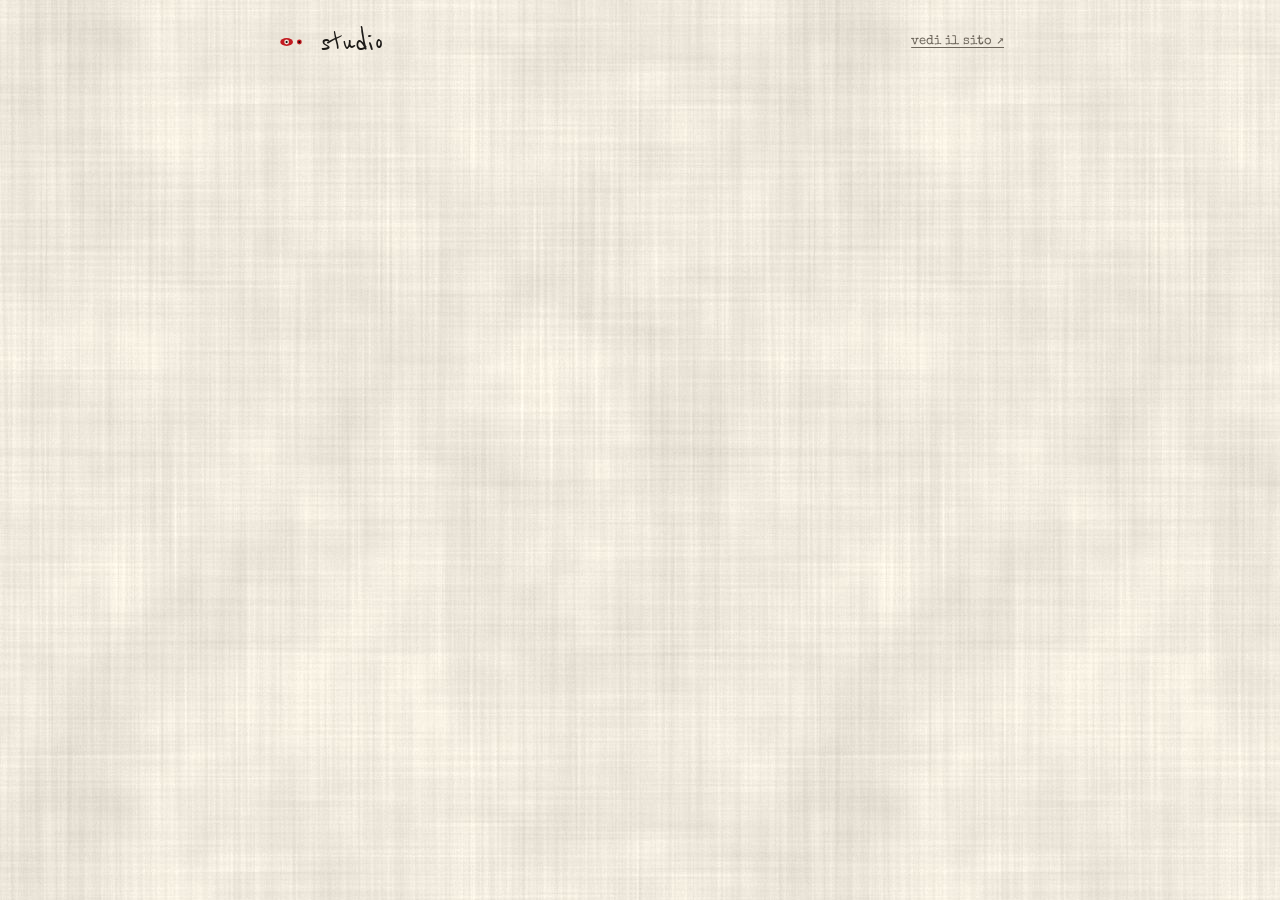
<file: admin.html>
<!doctype html>
<html lang="it">
<head>
<meta charset="utf-8">
<meta name="viewport" content="width=device-width, initial-scale=1, viewport-fit=cover">
<title>sunshyray — studio</title>
<meta name="robots" content="noindex, nofollow">
<meta name="theme-color" content="#f2ede3">
<link rel="icon" href="favicon.svg" type="image/svg+xml">
<link rel="preconnect" href="https://fonts.googleapis.com">
<link rel="preconnect" href="https://fonts.gstatic.com" crossorigin>
<link href="https://fonts.googleapis.com/css2?family=EB+Garamond:ital,wght@0,400;0,500;1,400&family=Reenie+Beanie&family=Special+Elite&display=swap" rel="stylesheet">
<style>
:root{--ink:#f2ede3;--ink-2:#fbf9f4;--ink-3:#e8e1d3;--bone:#1d1b18;--dim:#6e675c;--red:#b0241c;--line:rgba(29,27,24,.18);--ok:#3f6b45;--serif:"EB Garamond",Georgia,serif;--sans:"Special Elite","Courier New",monospace;--hand:"Reenie Beanie",cursive;--ease:cubic-bezier(.16,1,.3,1)}
*{box-sizing:border-box;margin:0;padding:0}
body{background:var(--ink);color:var(--bone);font-family:var(--sans);font-size:16px;line-height:1.5;min-height:100svh;-webkit-font-smoothing:antialiased}
button,input,textarea,select{font:inherit;color:inherit}
button{cursor:pointer;background:none;border:0}
a{color:inherit}
.wrap{max-width:760px;margin:0 auto;padding:24px 16px 80px}
header{display:flex;align-items:center;justify-content:space-between;gap:12px;margin-bottom:28px}
.logo{display:flex;align-items:center;gap:10px;font-family:var(--hand);font-size:36px;line-height:1;text-decoration:none}
.logo svg{width:34px}
.small-btn{font-size:13px;color:var(--dim);text-decoration:underline;text-underline-offset:3px}
h1{font-family:var(--serif);font-weight:400;font-size:clamp(40px,9vw,64px);line-height:1;margin-bottom:10px}
.lead{color:var(--dim);margin-bottom:28px}
.tabs{display:flex;gap:6px;background:var(--ink-2);padding:6px;border-radius:99px;margin-bottom:28px;position:sticky;top:10px;z-index:5;border:1px solid var(--line)}
.tabs button{flex:1;padding:12px 8px;border-radius:99px;font-size:14px;font-weight:500;color:var(--dim);transition:background .3s,color .3s}
.tabs button.on{background:var(--bone);color:var(--ink)}
.panel{display:none;animation:fade .5s var(--ease)}
.panel.on{display:block}
@keyframes fade{from{opacity:0;transform:translateY(12px)}to{opacity:1;transform:none}}

.drop{position:relative;display:grid;place-items:center;text-align:center;min-height:260px;border:1.5px dashed rgba(29,27,24,.35);border-radius:22px;padding:28px;cursor:pointer;transition:border-color .3s,background .3s;overflow:hidden;background:var(--ink-2)}
.drop:hover,.drop.over{border-color:var(--red);background:#fff}
.drop .big{font-family:var(--hand);font-size:40px;line-height:1.1;margin:10px 0 6px}
.drop .hint{color:var(--dim);font-size:14px}
.drop svg.sp{width:56px;color:var(--red);animation:spin 10s linear infinite}
.drop img{max-height:420px;width:auto;max-width:100%;box-shadow:2px 3px 0 #cbc1ae,8px 20px 34px -12px rgba(40,30,20,.45)}
.drop .change{margin-top:12px;font-size:13px;color:var(--dim)}
.drop input{display:none}
@keyframes spin{to{transform:rotate(360deg)}}

.field{margin-top:18px}
.field label{display:block;font-size:13px;font-weight:500;letter-spacing:.04em;margin-bottom:7px;color:var(--bone)}
.field label small{color:var(--dim);font-weight:400}
.field input,.field textarea{font-family:var(--serif);font-size:18px!important;width:100%;background:var(--ink-2);border:1px solid var(--line);border-radius:14px;padding:14px 16px;font-size:16px;outline:none;transition:border-color .3s}
.field textarea{min-height:120px;resize:vertical;line-height:1.5}
.field input:focus,.field textarea:focus{border-color:var(--bone)}
.row{display:grid;grid-template-columns:1fr 1fr;gap:12px}
.status{display:grid;grid-template-columns:1fr 1fr;gap:8px;margin-top:8px}
.status label{display:flex;align-items:center;justify-content:center;gap:8px;padding:14px;border:1px solid var(--line);border-radius:14px;cursor:pointer;font-size:15px;transition:background .3s,border-color .3s}
.status input{display:none}
.status label::before{content:"";width:9px;height:9px;border-radius:50%;background:var(--ok)}
.status label.sold::before{background:var(--red)}
.status input:checked+span{font-weight:600}
.status label:has(input:checked){border-color:var(--bone);background:var(--ink-3)}
details{margin-top:22px;border:1px solid var(--line);border-radius:14px;padding:4px 16px 16px;background:var(--ink-2)}
summary{cursor:pointer;padding:12px 0 0;font-size:14px;color:var(--dim)}
details[open] summary{margin-bottom:4px}

.go{margin-top:28px;width:100%;padding:18px;border-radius:99px;background:var(--red);color:#fbf9f4;font-size:17px;font-weight:600;letter-spacing:.03em;transition:transform .2s,opacity .3s}
.go:active{transform:scale(.98)}
.go:disabled{opacity:.4;cursor:not-allowed}
.ghost{margin-top:10px;width:100%;padding:14px;border-radius:99px;border:1px solid var(--line);color:var(--dim)}

.list{display:grid;gap:12px}
.item{display:grid;grid-template-columns:84px 1fr;gap:14px;padding:12px;background:var(--ink-2);border:1px solid var(--line);border-radius:18px;align-items:center}
.item img{width:84px;height:84px;object-fit:cover;border-radius:10px}
.item h3{font-family:var(--serif);font-style:italic;font-weight:400;font-size:22px;line-height:1.1}
.item .m{font-size:13px;color:var(--dim);margin:2px 0 8px}
.item .acts{display:flex;flex-wrap:wrap;gap:6px}
.item .acts button{font-size:13px;padding:7px 12px;border-radius:99px;border:1px solid var(--line)}
.item .acts button:hover{border-color:var(--bone)}
.item .acts .del{color:var(--red)}
.pill-s{display:inline-flex;align-items:center;gap:6px;font-size:12px}
.pill-s::before{content:"";width:7px;height:7px;border-radius:50%;background:var(--ok)}
.pill-s.sold::before{background:var(--red)}
.note{font-size:14px;color:var(--dim);background:var(--ink-2);border:1px solid var(--line);border-radius:14px;padding:14px 16px;margin-top:18px}
.note b{color:var(--bone)}
.note ol{padding-left:20px;margin-top:6px}
.note li{margin:4px 0}
.err{color:var(--red);font-size:14px;margin-top:10px;min-height:1em}

/* come il sito: muro, carta, nastro adesivo */
body{background:var(--ink) url(img/muro.jpg) 0 0/768px repeat}
.drop,.item,details,.note,.crop,.tabs,.field input,.field textarea,.status label{background-color:var(--ink-2);background-image:url(img/carta.jpg);background-size:384px}
.drop{border-radius:6px;box-shadow:0 1px 0 rgba(0,0,0,.04),0 22px 34px -22px rgba(40,30,20,.5)}
.drop::before{content:"";position:absolute;top:-6px;left:50%;width:110px;height:28px;margin-left:-55px;background:rgba(222,210,180,.8);transform:rotate(-3deg);mix-blend-mode:multiply}
h1{font-family:var(--hand);font-size:clamp(56px,13vw,84px);line-height:.9}
h1::after{content:"";display:block;width:min(260px,70%);height:12px;margin-top:4px;background:no-repeat left/100% 100% url("data:image/svg+xml,%3Csvg xmlns='http://www.w3.org/2000/svg' viewBox='0 0 200 14' preserveAspectRatio='none'%3E%3Cpath d='M3 9 C 40 3, 70 12, 110 7 S 170 3, 197 8' fill='none' stroke='%23b0241c' stroke-width='2.4' stroke-linecap='round'/%3E%3C/svg%3E")}
.lead{font-family:var(--serif);font-size:19px;line-height:1.45}

/* overlay */
.ov{position:fixed;inset:0;z-index:50;background:rgba(242,237,227,.94);backdrop-filter:blur(6px);display:none;place-items:center;text-align:center;padding:24px}
.ov.on{display:grid;animation:fade .4s var(--ease)}
.ov svg{width:90px;color:var(--red);animation:spin 2.4s linear infinite}
.ov.done svg{animation:none;color:var(--ok)}
.ov p{font-family:var(--hand);font-size:44px;line-height:1;margin-top:18px}
.ov small{display:block;color:var(--dim);margin-top:8px;font-size:14px;max-width:340px;margin-inline:auto}
.ov button{margin-top:24px;padding:14px 30px;border-radius:99px;background:var(--bone);color:var(--ink);font-weight:600;display:none}
.ov.done button,.ov.fail button{display:inline-block}
.ov.fail svg{animation:none;color:var(--red)}

/* ritaglio */
.crop{margin-top:16px;background:var(--ink-2);border:1px solid var(--line);border-radius:22px;padding:16px}
.cropTip{font-size:14px;color:var(--dim);margin-bottom:14px}
.cropTip b{color:var(--bone)}
.crop__wrap{display:grid;place-items:center;background:#2a2622;border-radius:12px;padding:22px;overflow:hidden}
.crop__stage{position:relative;display:inline-block;touch-action:none;user-select:none;-webkit-user-select:none}
.crop__stage img{display:block;max-width:100%;max-height:62svh;width:auto;pointer-events:none}
.crop__stage svg{position:absolute;inset:0;width:100%;height:100%;overflow:visible}
#cropShade{fill:rgba(0,0,0,.5)}
#cropPoly{fill:none;stroke:#fff;stroke-width:2;vector-effect:non-scaling-stroke;stroke-dasharray:6 4}
.hdl{position:absolute;width:34px;height:34px;margin:-17px 0 0 -17px;border-radius:50%;border:3px solid #fff;background:rgba(176,36,28,.85);box-shadow:0 2px 8px rgba(0,0,0,.5);touch-action:none;cursor:grab}
.hdl:active{cursor:grabbing;transform:scale(1.15)}
.go--s{margin-top:10px;padding:14px}
.h2s{font-family:var(--serif);font-weight:400;font-size:30px;margin:44px 0 14px}
.item.nb img{object-fit:cover}
</style>
</head>
<body>
<div class="wrap">
  <header>
    <a class="logo" href="./" title="Vai al sito">
      <svg viewBox="0 0 64 64"><ellipse cx="20" cy="32" rx="12" ry="7.5" fill="#c3191f"/><circle cx="20" cy="32" r="4.5" fill="#ece5d8"/><circle cx="20" cy="32" r="2" fill="#0c0a0a"/><ellipse cx="44" cy="32" rx="12" ry="7.5" fill="#ece5d8"/><circle cx="44" cy="32" r="4.5" fill="#c3191f"/><circle cx="44" cy="32" r="2" fill="#0c0a0a"/></svg>
      studio
    </a>
    <div style="display:flex;gap:16px">
      <a class="small-btn" href="./">vedi il sito ↗</a>
      <button class="small-btn" id="logout" hidden>esci</button>
    </div>
  </header>

  <!-- LOGIN -->
  <section id="login" hidden>
    <h1>Ciao</h1>
    <p class="lead">Inserisci la chiave di accesso. Lo fai solo la prima volta: poi il telefono o il computer se la ricordano.</p>
    <div class="field"><label for="tok">Chiave di accesso</label><input id="tok" type="password" autocomplete="off" placeholder="github_pat_..."></div>
    <div class="field" id="repoField" hidden><label for="repo">Repository <small>(utente/nome-repo)</small></label><input id="repo" placeholder="utente/sunshyray"></div>
    <p class="err" id="loginErr"></p>
    <button class="go" id="loginBtn">Entra</button>
  </section>

  <!-- APP -->
  <section id="app" hidden>
    <div class="tabs">
      <button data-t="new" class="on">＋ Opera</button>
      <button data-t="list">Opere</button>
      <button data-t="nb">Quaderno</button>
      <button data-t="bio">Bio</button>
    </div>

    <!-- NUOVA / MODIFICA OPERA -->
    <div class="panel on" id="p-new">
      <h1 id="formTitle">Nuova opera</h1>
      <p class="lead" id="formLead">Scegli la foto del quadro, poi segna i 4 angoli: la foto viene raddrizzata e messa sulla tela. Poi scrivi due righe e premi Pubblica.</p>
      <label class="drop" id="drop">
        <input type="file" id="file" accept="image/*">
        <div id="dropEmpty">
          <svg class="sp" viewBox="-100 -100 200 200"><path id="spD" fill="none" stroke="currentColor" stroke-width="8" stroke-linecap="round"/></svg>
          <div class="big">Trascina qui la foto</div>
          <div class="hint">oppure tocca per sceglierla o scattarla</div>
        </div>
        <div id="dropFull" hidden><img id="preview" alt=""><div class="change">tocca per cambiare foto</div></div>
      </label>
      <button class="ghost" id="recrop" hidden>Sistema di nuovo gli angoli</button>

      <!-- ritaglio a 4 angoli -->
      <div class="crop" id="crop" hidden>
        <p class="cropTip"><b>Trascina i 4 pallini rossi sugli angoli del quadro.</b> Così la foto diventa dritta, senza muro intorno, e si appoggia bene sulla tela.</p>
        <div class="crop__wrap"><div class="crop__stage" id="stage">
          <img id="cropImg" alt="">
          <svg viewBox="0 0 1 1" preserveAspectRatio="none"><path id="cropShade" fill-rule="evenodd"/><polygon id="cropPoly"/></svg>
          <button type="button" class="hdl" data-k="0" aria-label="angolo in alto a sinistra"></button>
          <button type="button" class="hdl" data-k="1" aria-label="angolo in alto a destra"></button>
          <button type="button" class="hdl" data-k="2" aria-label="angolo in basso a destra"></button>
          <button type="button" class="hdl" data-k="3" aria-label="angolo in basso a sinistra"></button>
        </div></div>
        <div class="row">
          <button class="ghost" id="cropSkip">Usa la foto intera</button>
          <button class="go go--s" id="cropOk">Raddrizza ✓</button>
        </div>
      </div>

      <div class="field"><label for="f-titolo">Titolo *</label><input id="f-titolo" placeholder="es. Vortice rosso"></div>
      <div class="field"><label for="f-desc">Descrizione</label><textarea id="f-desc" placeholder="Cosa racconta questo quadro? Perché l'hai dipinto?"></textarea></div>
      <div class="row">
        <div class="field"><label for="f-dim">Dimensioni <small>(larghezza × altezza)</small></label><input id="f-dim" placeholder="es. 50 × 70 cm"></div>
        <div class="field"><label for="f-anno">Anno</label><input id="f-anno" inputmode="numeric"></div>
      </div>
      <p class="note" style="margin-top:10px">Le dimensioni servono anche al sito: la tela viene mostrata <b>con le proporzioni giuste</b> e <b>più grande o più piccola</b> rispetto alle altre, come dal vero.</p>
      <div class="row">
        <div class="field"><label for="f-tecnica">Tecnica</label><input id="f-tecnica" placeholder="es. Acrilico su tela"></div>
        <div class="field"><label for="f-prezzo">Prezzo <small>(vuoto = su richiesta)</small></label><input id="f-prezzo" placeholder="es. 350 €"></div>
      </div>
      <div class="field"><label>Stato</label>
        <div class="status">
          <label><input type="radio" name="stato" value="disponibile" checked><span>Disponibile</span></label>
          <label class="sold"><input type="radio" name="stato" value="venduta"><span>Venduta</span></label>
        </div>
      </div>
      <details>
        <summary>Versione inglese (facoltativa)</summary>
        <div class="field"><label for="f-titolo-en">Title</label><input id="f-titolo-en"></div>
        <div class="field"><label for="f-desc-en">Description</label><textarea id="f-desc-en"></textarea></div>
        <div class="field"><label for="f-tecnica-en">Technique</label><input id="f-tecnica-en" placeholder="e.g. Acrylic on canvas"></div>
      </details>
      <button class="go" id="publish">Pubblica</button>
      <button class="ghost" id="cancelEdit" hidden>Annulla modifiche</button>
    </div>

    <!-- ELENCO OPERE -->
    <div class="panel" id="p-list">
      <h1>Le mie opere</h1>
      <p class="lead">La prima in alto è la prima che si vede sul sito. Usa ↑ ↓ per cambiare l'ordine.</p>
      <div class="list" id="list"></div>
    </div>

    <!-- QUADERNO -->
    <div class="panel" id="p-nb">
      <h1>Il mio quaderno</h1>
      <p class="lead">Pagine, schizzi, appunti. Qui la foto va bene così com'è: niente ritaglio.</p>
      <label class="drop" id="nbDrop">
        <input type="file" id="nbFile" accept="image/*">
        <div id="nbEmpty">
          <div class="big">Aggiungi una pagina</div>
          <div class="hint">trascina qui la foto, oppure tocca per sceglierla o scattarla</div>
        </div>
        <div id="nbFull" hidden><img id="nbPreview" alt=""><div class="change">tocca per cambiare foto</div></div>
      </label>
      <div class="field"><label for="nb-nota">Nota scritta a mano <small>(facoltativa)</small></label><input id="nb-nota" placeholder="es. notte di marzo"></div>
      <div class="field"><label for="nb-nota-en">Nota in inglese <small>(facoltativa)</small></label><input id="nb-nota-en"></div>
      <button class="go" id="nbAdd">Aggiungi al quaderno</button>
      <h2 class="h2s">Pagine nel quaderno</h2>
      <div class="list" id="nbList"></div>
    </div>

    <!-- BIO -->
    <div class="panel" id="p-bio">
      <h1>Bio e contatti</h1>
      <p class="lead">Questi testi compaiono nella pagina principale.</p>
      <div class="field"><label for="m-it">Frase d'apertura <small>(quella battuta a macchina)</small></label><textarea id="m-it" style="min-height:90px"></textarea></div>
      <p class="note">Trucchetto: scrivi <b>~~parole~~</b> per farle apparire cancellate a penna, e <b>*parola*</b> per cerchiarla in rosso.</p>
      <div class="field"><label for="m-en">Frase d'apertura in inglese <small>(facoltativa)</small></label><textarea id="m-en" style="min-height:90px"></textarea></div>
      <div class="field"><label for="b-it">Bio (italiano)</label><textarea id="b-it" style="min-height:170px"></textarea></div>
      <div class="field"><label for="b-en">Bio (inglese) <small>(facoltativa)</small></label><textarea id="b-en" style="min-height:170px"></textarea></div>
      <div class="field"><label for="b-ig">Instagram <small>(solo il nome, senza @)</small></label><input id="b-ig" placeholder="sunshyr4y"></div>
      <div class="field"><label for="b-mail">Email</label><input id="b-mail" type="email" placeholder="nome@email.com"></div>
      <div class="field"><label for="b-wa">WhatsApp <small>(con prefisso, es. 393331234567, facoltativo)</small></label><input id="b-wa" inputmode="tel"></div>
      <button class="go" id="saveBio">Salva</button>

      <h2 class="h2s">Entrare da un altro telefono</h2>
      <p class="note">Crea un link che apre lo studio <b>già con la chiave dentro</b>: lo apri sul telefono e sei dentro, senza scrivere niente.<br><br><b>Attenzione:</b> chi ha questo link può cambiare il sito. Mandalo solo a te stessa, poi cancella il messaggio.</p>
      <button class="ghost" id="shareKey">Crea il link per entrare</button>
      <textarea id="shareOut" hidden readonly style="width:100%;margin-top:10px;font-size:13px;padding:10px;border-radius:10px;border:1px solid var(--line)"></textarea>
    </div>
  </section>
</div>

<div class="ov" id="ov">
  <div>
    <svg viewBox="-100 -100 200 200"><path id="spO" fill="none" stroke="currentColor" stroke-width="7" stroke-linecap="round"/></svg>
    <p id="ovMsg">Un attimo…</p>
    <small id="ovSub"></small>
    <button id="ovBtn">Ok</button>
  </div>
</div>

<script src="config.js"></script>
<script src="js/admin.js"></script>
</body>
</html>
</file>
<file: css/style.css>
:root{
  --paper:#f2ede3;
  --paper-2:#e8e1d3;
  --card:#fbf9f4;
  --ink:#1d1b18;
  --pencil:#6e675c;
  --red:#b0241c;
  --line:rgba(29,27,24,.16);
  --serif:"EB Garamond",Garamond,Georgia,serif;
  --type:"Special Elite","Courier New",monospace;
  --hand:"Reenie Beanie","Bradley Hand",cursive;
  --pad:clamp(16px,4.5vw,64px);
}
*{box-sizing:border-box;margin:0;padding:0}
html{scroll-behavior:smooth;-webkit-text-size-adjust:100%}
body{background:var(--paper) url(../img/muro.jpg) 0 0/768px repeat;color:var(--ink);font-family:var(--serif);font-size:20px;line-height:1.6;overflow-x:hidden;-webkit-font-smoothing:antialiased}
body.room-open{overflow:hidden}
img{display:block;max-width:100%}
a{color:inherit}
button{font:inherit;color:inherit;background:none;border:0;cursor:pointer}
::selection{background:var(--red);color:var(--card)}

.hand{font-family:var(--hand);font-size:clamp(31px,2.7vw,37px);line-height:1.05;color:var(--pencil)}
.hand--red{color:var(--red)}

/* linee disegnate a mano */
.d,.scribble-under path,.hung__string path{fill:none;stroke:currentColor;stroke-width:2.2;stroke-linecap:round;stroke-linejoin:round}
.d.thin{stroke-width:1.6}
.boil{filter:url(#boil)}

/* ---------- top ---------- */
.top{position:sticky;top:0;z-index:40;display:flex;justify-content:space-between;align-items:center;gap:16px;padding:12px var(--pad) 18px;background:rgba(239,233,221,.8);-webkit-backdrop-filter:blur(8px);backdrop-filter:blur(8px);-webkit-mask-image:linear-gradient(#000 75%,transparent);mask-image:linear-gradient(#000 75%,transparent)}
.sig{font-family:var(--hand);font-size:clamp(52px,6vw,76px);line-height:.9;text-decoration:none;color:var(--ink);display:inline-block;transform-origin:20% 60%;animation:wobble 10s ease-in-out infinite}
@keyframes wobble{0%,100%{transform:rotate(-3deg)}50%{transform:rotate(-2deg)}}
.top__nav{display:flex;gap:clamp(12px,2.6vw,32px);align-items:baseline;font-family:var(--type);font-size:17px}
.top__nav a{text-decoration:none;position:relative}
.top__nav a::after{content:"";position:absolute;left:-2px;right:-2px;bottom:-3px;height:7px;background:no-repeat center/100% 100% url("data:image/svg+xml,%3Csvg xmlns='http://www.w3.org/2000/svg' viewBox='0 0 100 8' preserveAspectRatio='none'%3E%3Cpath d='M2 5 C 30 2, 60 7, 98 3' fill='none' stroke='%23b0241c' stroke-width='2' stroke-linecap='round'/%3E%3C/svg%3E");clip-path:inset(0 100% 0 0);transition:clip-path .45s ease}
.top__nav a:hover::after{clip-path:inset(0 0 0 0)}
.lang span{opacity:.4}
html[lang=it] .lang [data-l=it],html[lang=en] .lang [data-l=en]{opacity:1;text-decoration:underline;text-decoration-color:var(--red);text-underline-offset:4px}

/* ---------- intro ---------- */
.intro{display:grid;grid-template-columns:minmax(0,1.25fr) minmax(0,1fr);gap:clamp(30px,6vw,90px);align-items:center;min-height:calc(100svh - 70px);padding:clamp(20px,4vw,50px) var(--pad) clamp(60px,8vw,110px)}
.kicker{margin-bottom:18px;transform:rotate(-1.5deg);transform-origin:left}
.manifesto{font-family:var(--type);font-weight:400;font-size:clamp(30px,4.3vw,62px);line-height:1.22;letter-spacing:-.01em;min-height:3.7em;max-width:16ch}
.manifesto .c{opacity:0}
.manifesto .c.on{opacity:1}
.manifesto .caret{display:inline-block;width:.08em;height:.95em;background:var(--red);vertical-align:-.1em;margin-left:.04em;animation:caret 1s steps(1) infinite}
@keyframes caret{50%{opacity:0}}
.mark{position:relative;white-space:nowrap}
.mark svg{position:absolute;pointer-events:none;overflow:visible;color:var(--red)}
.mark path{fill:none;stroke:currentColor;stroke-linecap:round;stroke-linejoin:round;stroke-dasharray:var(--len);stroke-dashoffset:var(--len);transition:stroke-dashoffset .7s cubic-bezier(.6,.05,.3,1)}
.mark.drawn path{stroke-dashoffset:0}
.mark--strike svg{left:-4%;width:108%;top:30%;height:45%}
.mark--strike path{stroke-width:3.2}
.mark--strike.drawn{color:var(--pencil)}
.mark--circle svg{left:-14%;width:128%;top:-28%;height:150%}
.mark--circle path{stroke-width:2.6}

.doodle-eyes{display:flex;gap:6px;margin:34px 0 26px;color:var(--ink)}
.deye{width:clamp(82px,9vw,120px);overflow:visible;filter:url(#boil)}
.deye .lid{transform-origin:60px 37px;transform-box:view-box;transition:transform .12s ease-in}
.deye.blink .lid{transform:scaleY(.08)}
.deye .pup{fill:var(--ink)}
.deye--red .blot,.stamp .blot{fill:var(--red);opacity:.85}
.deye--white .iris .d{fill:var(--card)}
.intro__go{display:inline-block;text-decoration:none;color:var(--ink);transform:rotate(-2deg);transition:transform .4s}
.intro__go:hover{transform:rotate(1deg) translateY(3px)}

/* quadro appeso con filo e chiodo */
.hung{position:relative;justify-self:center;width:min(100%,460px);padding-top:70px;transform-origin:50% 8px;animation:hang 2.6s cubic-bezier(.3,.6,.4,1) both .4s}
.hung__nail{position:absolute;top:2px;left:50%;width:10px;height:10px;margin-left:-5px;border-radius:50%;background:radial-gradient(circle at 35% 35%,#8a847a,#2a2723);box-shadow:1px 2px 2px rgba(0,0,0,.3)}
.hung__string{position:absolute;top:4px;left:12%;width:76%;height:70px;color:#4a453e}
.hung__string path{stroke-width:.6;vector-effect:non-scaling-stroke}
.hung__canvas{display:block;width:100%}
.hung figcaption{position:absolute;right:-6px;bottom:-34px;transform:rotate(-4deg);color:var(--red)}
@keyframes hang{
  0%{transform:translateY(-50px) rotate(-7deg);opacity:0}
  25%{opacity:1;transform:translateY(0) rotate(5deg)}
  45%{transform:rotate(-3deg)}62%{transform:rotate(1.8deg)}78%{transform:rotate(-.9deg)}90%{transform:rotate(.4deg)}
  100%{transform:rotate(var(--tilt,0deg))}
}
@keyframes nudge{0%{transform:rotate(var(--tilt,0deg))}25%{transform:rotate(calc(var(--tilt,0deg) + 2.2deg))}50%{transform:rotate(calc(var(--tilt,0deg) - 1.4deg))}75%{transform:rotate(calc(var(--tilt,0deg) + .6deg))}100%{transform:rotate(var(--tilt,0deg))}}
.hung:hover{animation:nudge 1.4s ease both}

/* ---------- titoli ---------- */
.h2{font-family:var(--serif);font-weight:400;font-size:clamp(48px,7vw,96px);line-height:1;letter-spacing:-.01em;display:inline-block;position:relative}
.scribble-under{position:absolute;left:-2%;bottom:-.12em;width:104%;height:.22em;color:var(--red);overflow:visible}
.scribble-under path{stroke-width:3;stroke-dasharray:var(--len);stroke-dashoffset:var(--len);transition:stroke-dashoffset 1.1s cubic-bezier(.6,.05,.3,1) .2s}
.h2.in .scribble-under path{stroke-dashoffset:0}

/* ---------- mostra ---------- */
.show{padding:clamp(60px,9vw,130px) var(--pad);background:var(--paper-2) url(../img/muro-sala.jpg) 0 0/768px repeat;border-block:1px solid var(--line);position:relative}
.show::before{content:"";position:absolute;left:0;right:0;top:0;height:18px;background:linear-gradient(rgba(60,45,30,.07),transparent)}
.show__head{display:flex;flex-wrap:wrap;align-items:flex-end;gap:14px 30px;margin-bottom:clamp(50px,7vw,100px)}
.show__note{transform:rotate(-2deg);padding-bottom:10px}
.filters{margin-left:auto;display:flex;gap:20px;font-family:var(--type);font-size:18px}
.filters button{position:relative;padding:4px 2px;opacity:.55;transition:opacity .3s}
.filters button:hover{opacity:1}
.filters button.is-active{opacity:1}
.filters button.is-active::after{content:"";position:absolute;inset:-6px -12px;background:no-repeat center/100% 100% url("data:image/svg+xml,%3Csvg xmlns='http://www.w3.org/2000/svg' viewBox='0 0 100 40' preserveAspectRatio='none'%3E%3Cpath d='M12 8 C 40 2, 85 4, 95 16 C 102 30, 60 38, 25 34 C 4 31, 2 18, 18 8 C 30 2, 50 3, 60 5' fill='none' stroke='%23b0241c' stroke-width='1.8' stroke-linecap='round'/%3E%3C/svg%3E")}

.wall{display:flex;flex-wrap:wrap;justify-content:space-around;align-items:flex-start;gap:clamp(60px,8vw,110px) clamp(30px,5vw,70px)}
.piece{position:relative;width:var(--w,30%);margin-top:var(--off,0px)}
.piece.is-hidden{display:none}
.piece__hang{transform-origin:50% -20px;opacity:0;transform:translateY(-40px) rotate(-5deg)}
.piece.in .piece__hang{animation:hang 2.2s cubic-bezier(.3,.6,.4,1) both;animation-delay:var(--d,0s);opacity:1}
.piece__canvas{display:block;width:100%;position:relative}
.label{position:relative;display:inline-block;margin:22px 0 0 10%;max-width:90%;background:var(--card) url(../img/carta.jpg) 0 0/384px;padding:14px 18px 15px;font-family:var(--type);font-size:15.5px;line-height:1.5;color:#3a362f;box-shadow:0 1px 0 rgba(0,0,0,.05),0 6px 14px -8px rgba(40,30,20,.35);transform:rotate(var(--lt,0deg))}
.label b{display:block;font-weight:400;font-family:var(--serif);font-style:italic;font-size:25px;line-height:1.15;color:var(--ink);margin:2px 0 5px}
.label .artist{font-size:13px;letter-spacing:.06em;color:var(--pencil)}
.label .theme{color:var(--red)}
.label .dot{position:absolute;top:-9px;right:-9px;width:22px;height:22px;border-radius:50%;background:radial-gradient(circle at 35% 30%,#d8463d,var(--red) 60%,#7d160f);box-shadow:1px 2px 2px rgba(0,0,0,.25)}
.label .avail{display:block;margin-top:4px;color:#3f6b45}
.piece__open{position:absolute;inset:0;z-index:1}
.empty{text-align:center;padding:40px 0}

/* ---------- chi sono ---------- */
.about{padding:clamp(80px,11vw,160px) var(--pad)}
.about__grid{display:grid;grid-template-columns:minmax(0,860px);margin-top:clamp(40px,6vw,80px)}
.letter{position:relative;background:var(--card);padding:clamp(28px,4.5vw,60px) clamp(24px,4.5vw,64px) clamp(26px,3.5vw,44px);box-shadow:0 2px 0 rgba(0,0,0,.04),0 24px 40px -22px rgba(40,30,20,.45);transform:rotate(-.8deg);
  background-image:repeating-linear-gradient(transparent 0 41px,rgba(70,100,140,.13) 41px 42px),url(../img/carta.jpg);background-position:0 22px,0 0;background-size:auto,384px}
.letter__body{font-family:var(--hand);font-size:clamp(35px,3.3vw,43px);line-height:42px;color:var(--ink)}
.letter__body p+p{margin-top:42px}
.letter__body .br{display:block}
.letter__body .w{opacity:.32;transition:opacity .5s}
.letter__body .w.on{opacity:1}
.letter__sign{font-family:var(--hand);font-size:58px;line-height:1;margin-top:20px;text-align:right;transform:rotate(-4deg);color:var(--ink)}
.tape{position:absolute;top:-14px;width:110px;height:30px;background:rgba(222,210,180,.75);box-shadow:0 1px 2px rgba(0,0,0,.08);mix-blend-mode:multiply}
.tape--l{left:-20px;transform:rotate(-24deg)}
.tape--r{right:-18px;transform:rotate(18deg)}
.about__doodles{display:grid;justify-items:center;gap:18px}
.pinned{position:relative;width:min(88%,360px);background:var(--card) url(../img/carta.jpg) 0 0/384px;padding:12px 12px 14px;box-shadow:0 2px 0 rgba(0,0,0,.04),0 24px 40px -22px rgba(40,30,20,.5);transform:rotate(2.5deg);transition:transform .6s ease}
.pinned:hover{transform:rotate(.5deg) scale(1.02)}
.pinned img{width:100%;height:auto;filter:grayscale(.2) brightness(1.3) contrast(1.12)}
.tape--c{left:50%;margin-left:-55px;top:-16px;transform:rotate(-4deg);z-index:1}

.about__scrawl{transform:rotate(-3deg);text-align:center}

/* ---------- contatti / cartolina ---------- */
.contact{padding:0 var(--pad) clamp(90px,12vw,170px)}
.postcard{margin-top:clamp(40px,6vw,80px);display:grid;grid-template-columns:1fr 1fr;background:var(--card) url(../img/carta.jpg) 0 0/384px;max-width:980px;min-height:380px;box-shadow:0 2px 0 rgba(0,0,0,.04),0 30px 50px -26px rgba(40,30,20,.5);transform:rotate(.7deg);position:relative}
.postcard::after{content:"";position:absolute;top:36px;bottom:36px;left:50%;border-left:1.5px solid rgba(29,27,24,.25)}
.postcard__msg{padding:clamp(26px,4vw,48px);display:flex;flex-direction:column;justify-content:space-between;gap:20px}
.postcard__msg .hand{color:var(--ink);font-size:clamp(36px,3.4vw,46px);line-height:1.1}
.postcard__sign{text-align:right;color:var(--red)!important}
.postcard__addr{padding:clamp(26px,4vw,48px);position:relative}
.stamp{width:104px;height:124px;margin-left:auto;padding:10px;background:var(--paper);display:grid;place-items:center;outline:2px dashed rgba(29,27,24,.35);outline-offset:-5px;transform:rotate(4deg);color:var(--ink)}
.stamp svg{width:84px;filter:url(#boil)}
.postcard__lines{list-style:none;margin-top:36px}
.postcard__lines li{border-bottom:1.5px solid rgba(29,27,24,.25);padding:12px 2px 5px;font-family:var(--type);font-size:19px}
.postcard__lines a{text-decoration:none;display:flex;justify-content:space-between;gap:10px}
.postcard__lines a:hover{color:var(--red)}
.postcard__lines small{color:var(--pencil);font-size:14px}

.foot{display:flex;justify-content:space-between;gap:16px;flex-wrap:wrap;padding:24px var(--pad) calc(24px + env(safe-area-inset-bottom));border-top:1px solid var(--line);font-family:var(--type);font-size:15px;color:var(--pencil)}
.foot a{text-decoration:none}

/* ---------- reveal ---------- */
.rv{opacity:0;transform:translateY(18px);transition:opacity .9s ease,transform .9s ease}
.rv.in{opacity:1;transform:none}

/* ---------- scheda opera ---------- */
.room{position:fixed;inset:0;z-index:70;background:var(--paper) url(../img/muro.jpg) 0 0/768px repeat;overflow-y:auto;overscroll-behavior:contain;visibility:hidden;opacity:0;transition:opacity .45s ease,visibility 0s .45s}
.room.open{visibility:visible;opacity:1;transition:opacity .45s ease}
.room__close{position:fixed;top:14px;right:var(--pad);z-index:2;color:var(--ink);background:var(--card);padding:2px 10px;transform:rotate(-3deg)}
.room__close:hover{color:var(--red)}
.room__inner{min-height:100%;display:grid;grid-template-columns:minmax(0,1.4fr) minmax(0,1fr);gap:clamp(24px,5vw,70px);padding:clamp(70px,8vw,90px) var(--pad) var(--pad);align-items:center}
.room__wall{background:var(--paper-2) url(../img/muro-sala.jpg) 0 0/768px repeat;display:grid;place-items:center;padding:clamp(24px,5vw,70px);min-height:min(78svh,760px);box-shadow:inset 0 30px 40px -30px rgba(60,45,30,.25)}
.room__canvas{transform-origin:50% -30px}
.room.open .room__canvas{animation:hang 2s cubic-bezier(.3,.6,.4,1) both .1s}
.room__canvas.cv{--dp:13px}
.room__canvas.cv img{max-height:min(66svh,640px);width:auto}
.room__info>*{opacity:0;transform:translateY(14px);transition:opacity .7s ease,transform .7s ease}
.room.open .room__info>*{opacity:1;transform:none}
.room.open .room__info>*:nth-child(2){transition-delay:.12s}.room.open .room__info>*:nth-child(3){transition-delay:.2s}.room.open .room__info>*:nth-child(4){transition-delay:.28s}.room.open .room__info>*:nth-child(5){transition-delay:.36s}
.label--big{margin:0;font-size:17px;padding:18px 22px;--lt:-1deg}
.label--big b{font-size:38px}
.room__desc{font-size:clamp(22px,1.9vw,26px);line-height:1.5;margin:28px 0 22px;white-space:pre-line}
.room__price{font-family:var(--type);font-size:20px;margin-bottom:16px}
.room__price.sold{color:var(--red)}
.room__ask{display:flex;flex-direction:column;align-items:flex-start;gap:8px}
.room__ask a{font-family:var(--hand);font-size:39px;line-height:1.1;color:var(--ink);text-decoration:none;position:relative}
.room__ask a::after{content:"";position:absolute;left:0;right:0;bottom:-2px;height:8px;background:no-repeat center/100% 100% url("data:image/svg+xml,%3Csvg xmlns='http://www.w3.org/2000/svg' viewBox='0 0 100 8' preserveAspectRatio='none'%3E%3Cpath d='M2 5 C 30 2, 60 7, 98 3' fill='none' stroke='%23b0241c' stroke-width='2' stroke-linecap='round'/%3E%3C/svg%3E");clip-path:inset(0 100% 0 0);transition:clip-path .45s ease}
.room__ask a:hover::after,.room__ask a:first-child::after{clip-path:inset(0 0 0 0)}
.room__nav{display:flex;justify-content:space-between;margin-top:40px;padding-top:14px;border-top:1px dashed rgba(29,27,24,.3)}
.room__nav button:hover{color:var(--red)}

/* ---------- responsive ---------- */
@media (max-width:900px){
  .intro{grid-template-columns:1fr;min-height:0}
  .hung{width:min(78%,380px)}
  .piece{width:min(100%,calc(var(--wm,70%) * .72))}
  .about__grid{grid-template-columns:1fr}
  .room__inner{grid-template-columns:1fr;align-items:start}
  .room__wall{min-height:0}
}
@media (max-width:620px){
  body{font-size:19px}
  .top__nav a{display:none}
  .wall{gap:70px}
  .piece{width:var(--wm,86%)!important;margin-top:0!important}
  .piece:nth-child(odd){margin-right:auto}
  .piece:nth-child(even){margin-left:auto}
  .filters{margin-left:0}
  .postcard{grid-template-columns:1fr;transform:none}
  .postcard::after{display:none}
  .postcard__addr{border-top:1.5px dashed rgba(29,27,24,.25)}
  .room__canvas.cv img{max-height:58svh}
  .cv{--dp:6px}
  .room__canvas.cv{--dp:8px}
}
@media (prefers-reduced-motion:reduce){
  *,*::before,*::after{animation:none!important;transition-duration:.01ms!important;transition-delay:0s!important}
  .piece__hang{opacity:1;transform:none}
  html{scroll-behavior:auto}
}
section[id]{scroll-margin-top:100px}
.room__close:focus:not(:focus-visible){outline:none}

/* ---------- movimento continuo, leggero ---------- */
@keyframes sway{0%,100%{transform:rotate(var(--tilt,0deg))}25%{transform:rotate(calc(var(--tilt,0deg) + .25deg))}75%{transform:rotate(calc(var(--tilt,0deg) - .25deg))}}
@keyframes bob{0%,100%{transform:translateY(0) rotate(var(--r,0deg))}50%{transform:translateY(-2px) rotate(var(--r,0deg))}}
@keyframes drift{0%,100%{transform:translateY(0) rotate(var(--r,0deg))}50%{transform:translateY(-2px) rotate(calc(var(--r,0deg) + .15deg))}}

.letter{--r:-.8deg;animation:drift 16s ease-in-out infinite}
.pinned{--r:2.5deg;animation:drift 14s ease-in-out infinite -5s}
.pinned:hover{animation-play-state:paused}
.postcard{--r:.7deg;animation:drift 18s ease-in-out infinite -7s}
.stamp{--r:4deg}
.doodle-eyes .deye:first-child{animation:bob 4.6s ease-in-out infinite}
.doodle-eyes .deye:last-child{animation:bob 5.3s ease-in-out infinite -1.7s}
.kicker{--r:-1.5deg;animation:bob 6s ease-in-out infinite}
.intro__go{--r:-2deg;animation:bob 3.8s ease-in-out infinite}
.show__note{--r:-2deg;animation:bob 6.5s ease-in-out infinite -2s}
.about__scrawl{--r:-3deg;animation:bob 5.5s ease-in-out infinite -1s}
.hung figcaption{--r:-4deg;animation:bob 4.4s ease-in-out infinite}
.room.open .room__canvas{animation:hang 2s cubic-bezier(.3,.6,.4,1) .1s both}
@media (max-width:620px){.postcard{--r:0deg}}
@media (prefers-reduced-motion:reduce){.label,.letter,.pinned,.postcard,.stamp,.deye,.kicker,.intro__go,.show__note,.about__scrawl,.sig{animation:none!important}}

/* ---------- tela con spessore (telaio) ---------- */
.cv{--dp:10px;position:relative;display:block;box-shadow:calc(var(--dp) + 4px) calc(var(--dp) + 12px) 26px -8px rgba(40,28,16,.5),calc(var(--dp) + 18px) calc(var(--dp) + 30px) 60px -20px rgba(40,28,16,.35)}
.cv img{display:block;width:100%;height:auto;position:relative}
.cv::before,.cv::after{content:"";position:absolute;background-color:#2a2420;background-image:var(--img);background-repeat:no-repeat}
/* lato destro: la pittura continua sul bordo, in ombra */
.cv::before{top:0;left:100%;width:var(--dp);height:100%;background-size:auto 100%;background-position:right center;transform:skewY(45deg);transform-origin:0 0;filter:brightness(.55) saturate(.85);box-shadow:inset 2px 0 2px rgba(0,0,0,.25)}
/* lato sotto: più scuro */
.cv::after{top:100%;left:0;width:100%;height:var(--dp);background-size:100% auto;background-position:center bottom;transform:skewX(45deg);transform-origin:0 0;filter:brightness(.36) saturate(.8);box-shadow:inset 0 2px 2px rgba(0,0,0,.3)}
/* trama della tela + luce morbida dall'alto a sinistra */
.weave{position:absolute;inset:0;pointer-events:none;
  background:
    linear-gradient(135deg,rgba(255,250,240,.13),transparent 38%,transparent 62%,rgba(0,0,0,.16)),
    repeating-linear-gradient(0deg,rgba(0,0,0,.028) 0 1px,transparent 1px 2px),
    repeating-linear-gradient(90deg,rgba(255,255,255,.028) 0 1px,transparent 1px 2px);
  box-shadow:inset 0 0 0 1px rgba(0,0,0,.12),inset 1px 1px 0 rgba(255,255,255,.12)}

/* ---------- il mio quaderno: pagina a quadretti ---------- */
.notebook{padding:clamp(70px,10vw,140px) var(--pad);border-bottom:1px solid var(--line);
  background-color:var(--card);
  background-image:linear-gradient(rgba(70,100,140,.16) 1px,transparent 1px),linear-gradient(90deg,rgba(70,100,140,.16) 1px,transparent 1px),url(../img/carta.jpg);
  background-size:26px 26px,26px 26px,384px;background-position:-1px -1px,-1px -1px,0 0}
.notebook[hidden]{display:none}
.notebook .show__note{display:inline-block;margin-left:18px}
.nb{display:flex;flex-wrap:wrap;justify-content:center;align-items:flex-start;gap:clamp(40px,6vw,80px) clamp(30px,5vw,70px);margin-top:clamp(40px,6vw,80px)}
.snap{position:relative;width:clamp(220px,27vw,340px);background:var(--card) url(../img/carta.jpg) 0 0/384px;padding:12px 12px 14px;
  box-shadow:0 2px 0 rgba(0,0,0,.04),0 22px 36px -20px rgba(40,30,20,.5);transform:rotate(var(--r,0deg));transition:transform .5s ease,box-shadow .5s ease}
.snap.rv{opacity:0;transform:translateY(18px) rotate(var(--r,0deg))}
.snap.rv.in{opacity:1;transform:rotate(var(--r,0deg))}
.snap:hover{transform:rotate(0deg) scale(1.03);box-shadow:0 2px 0 rgba(0,0,0,.04),0 30px 44px -20px rgba(40,30,20,.55)}
.snap button{display:block;width:100%}
.snap img{width:100%;height:auto;filter:brightness(1.12) contrast(1.08)}
.snap figcaption{margin-top:10px;color:var(--ink);text-align:center}
.tape--c{left:50%;margin-left:-55px;top:-16px;transform:rotate(-4deg);z-index:1}

/* foto del quaderno ingrandita */
.lb{position:fixed;inset:0;z-index:72;display:grid;place-items:center;padding:70px var(--pad) 30px;background:rgba(242,237,227,.94) url(../img/muro.jpg) 0 0/768px;
  visibility:hidden;opacity:0;transition:opacity .4s ease,visibility 0s .4s;overflow-y:auto}
.lb.open{visibility:visible;opacity:1;transition:opacity .4s ease}
.lb__fig{position:relative;background:var(--card) url(../img/carta.jpg) 0 0/384px;padding:14px 14px 16px;max-width:min(92vw,900px);
  box-shadow:0 30px 60px -24px rgba(40,30,20,.55);transform:rotate(-1deg) scale(.96);transition:transform .5s ease}
.lb.open .lb__fig{transform:rotate(-1deg) scale(1)}
.lb__fig img{max-height:calc(100svh - 190px);width:auto;max-width:100%;margin:0 auto;filter:brightness(1.12) contrast(1.08)}
.lb__fig figcaption{text-align:center;margin-top:10px;color:var(--ink)}
.lb__fig figcaption:empty{display:none}
@media (max-width:620px){.snap{width:min(82%,340px)}}
@media (prefers-reduced-motion:reduce){.snap.rv{opacity:1;transform:rotate(var(--r,0deg))}}
</file>
